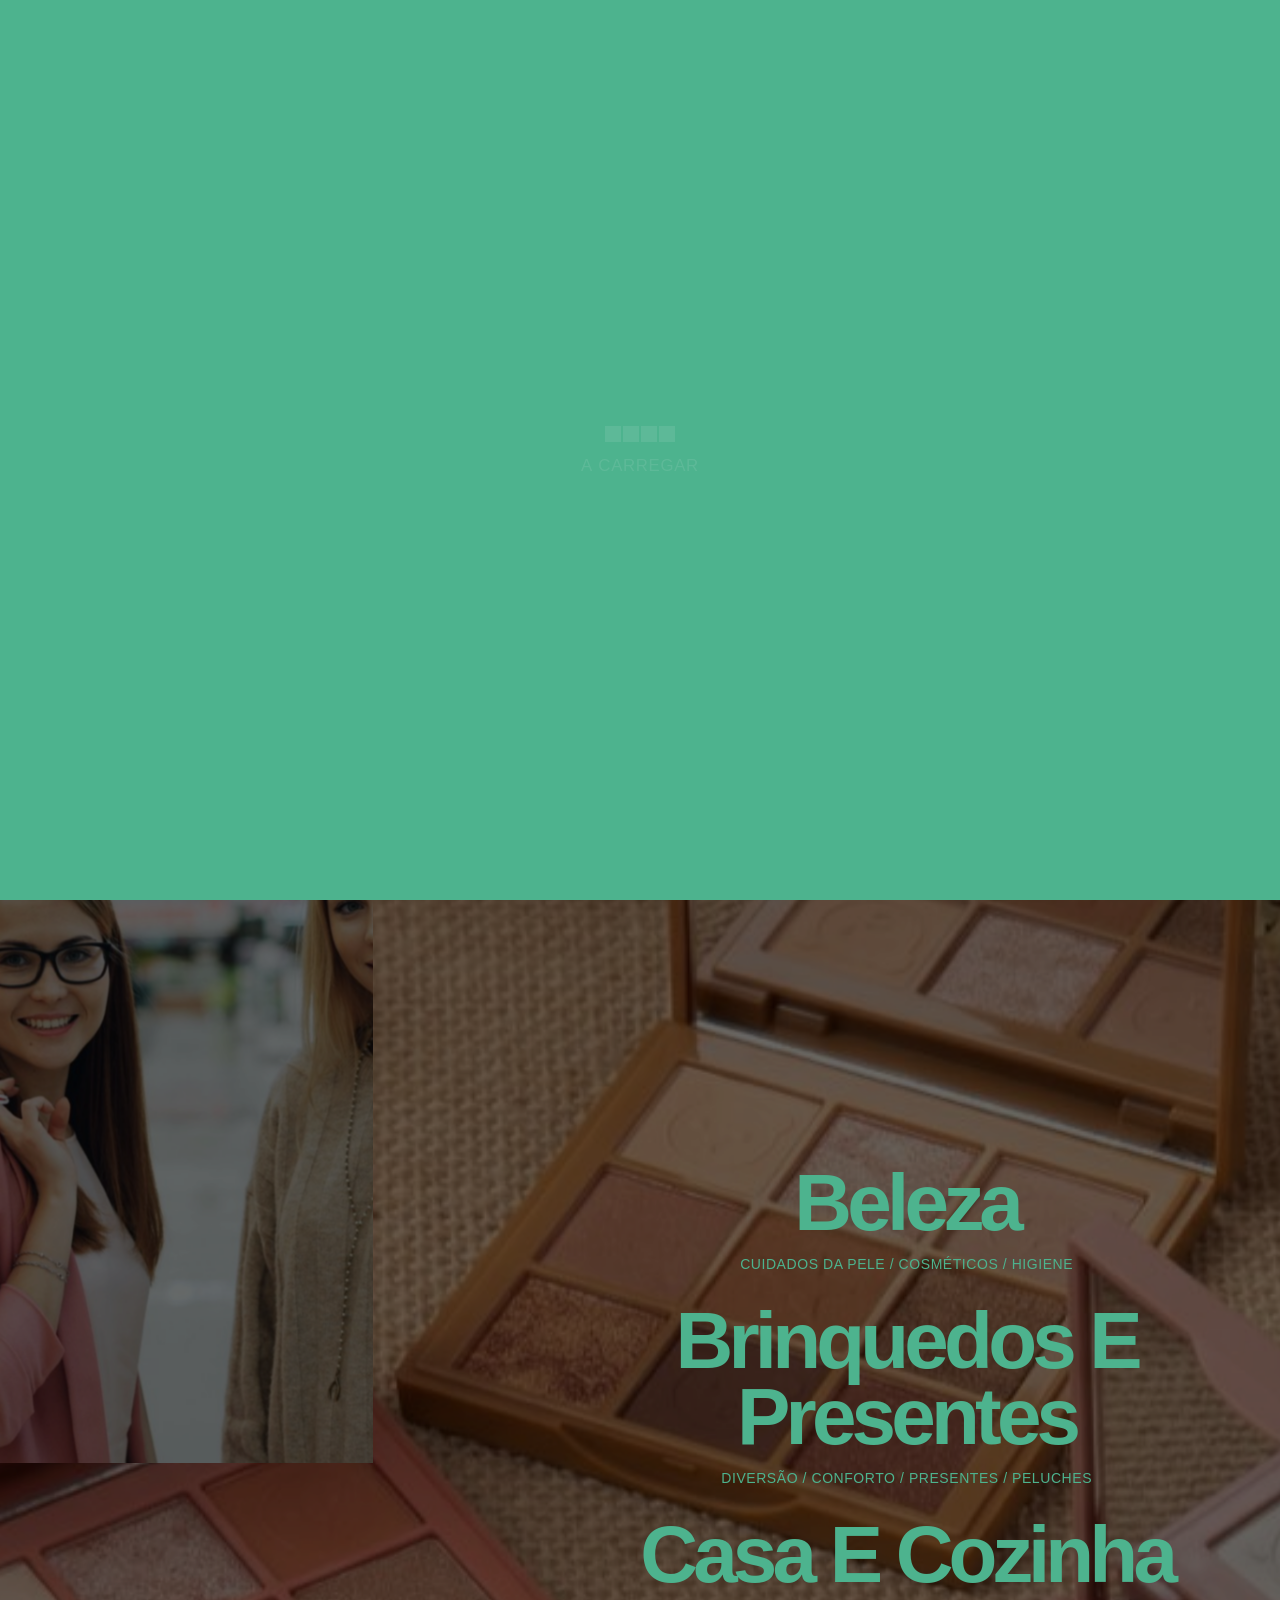
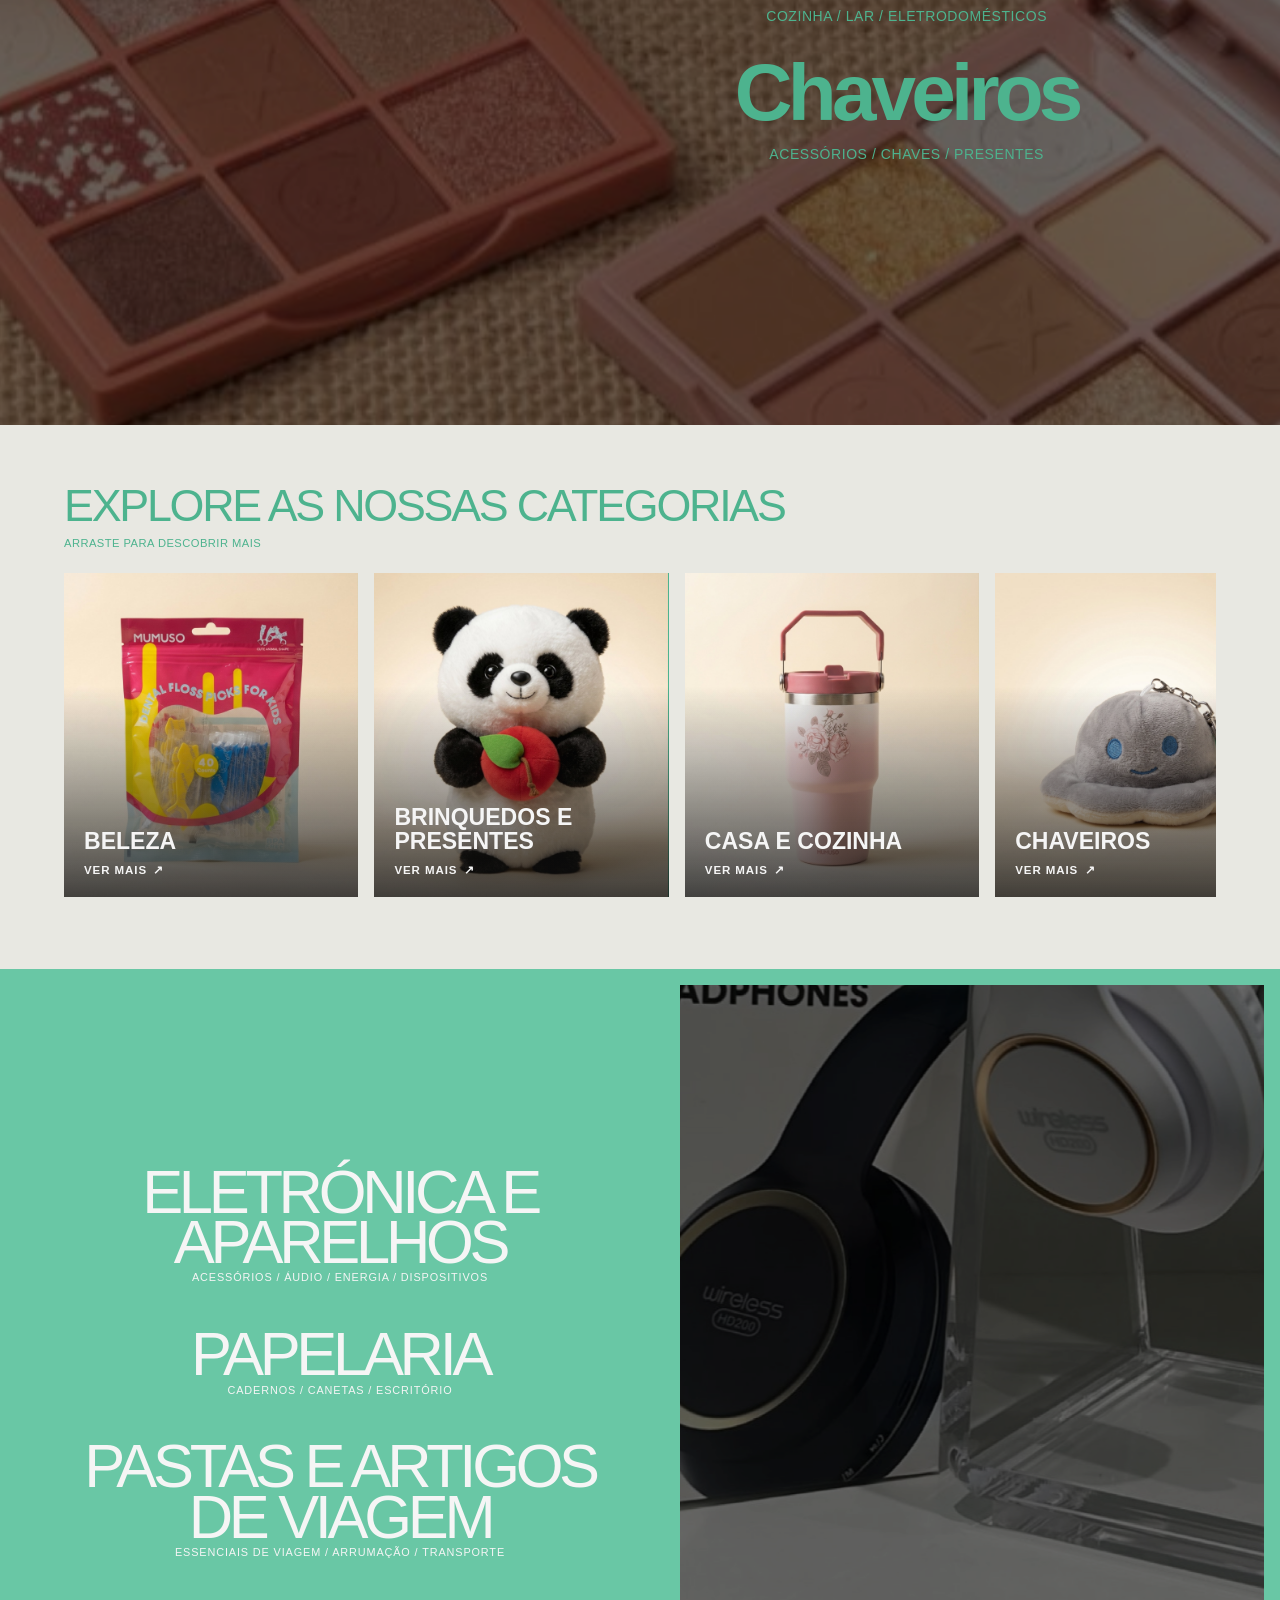
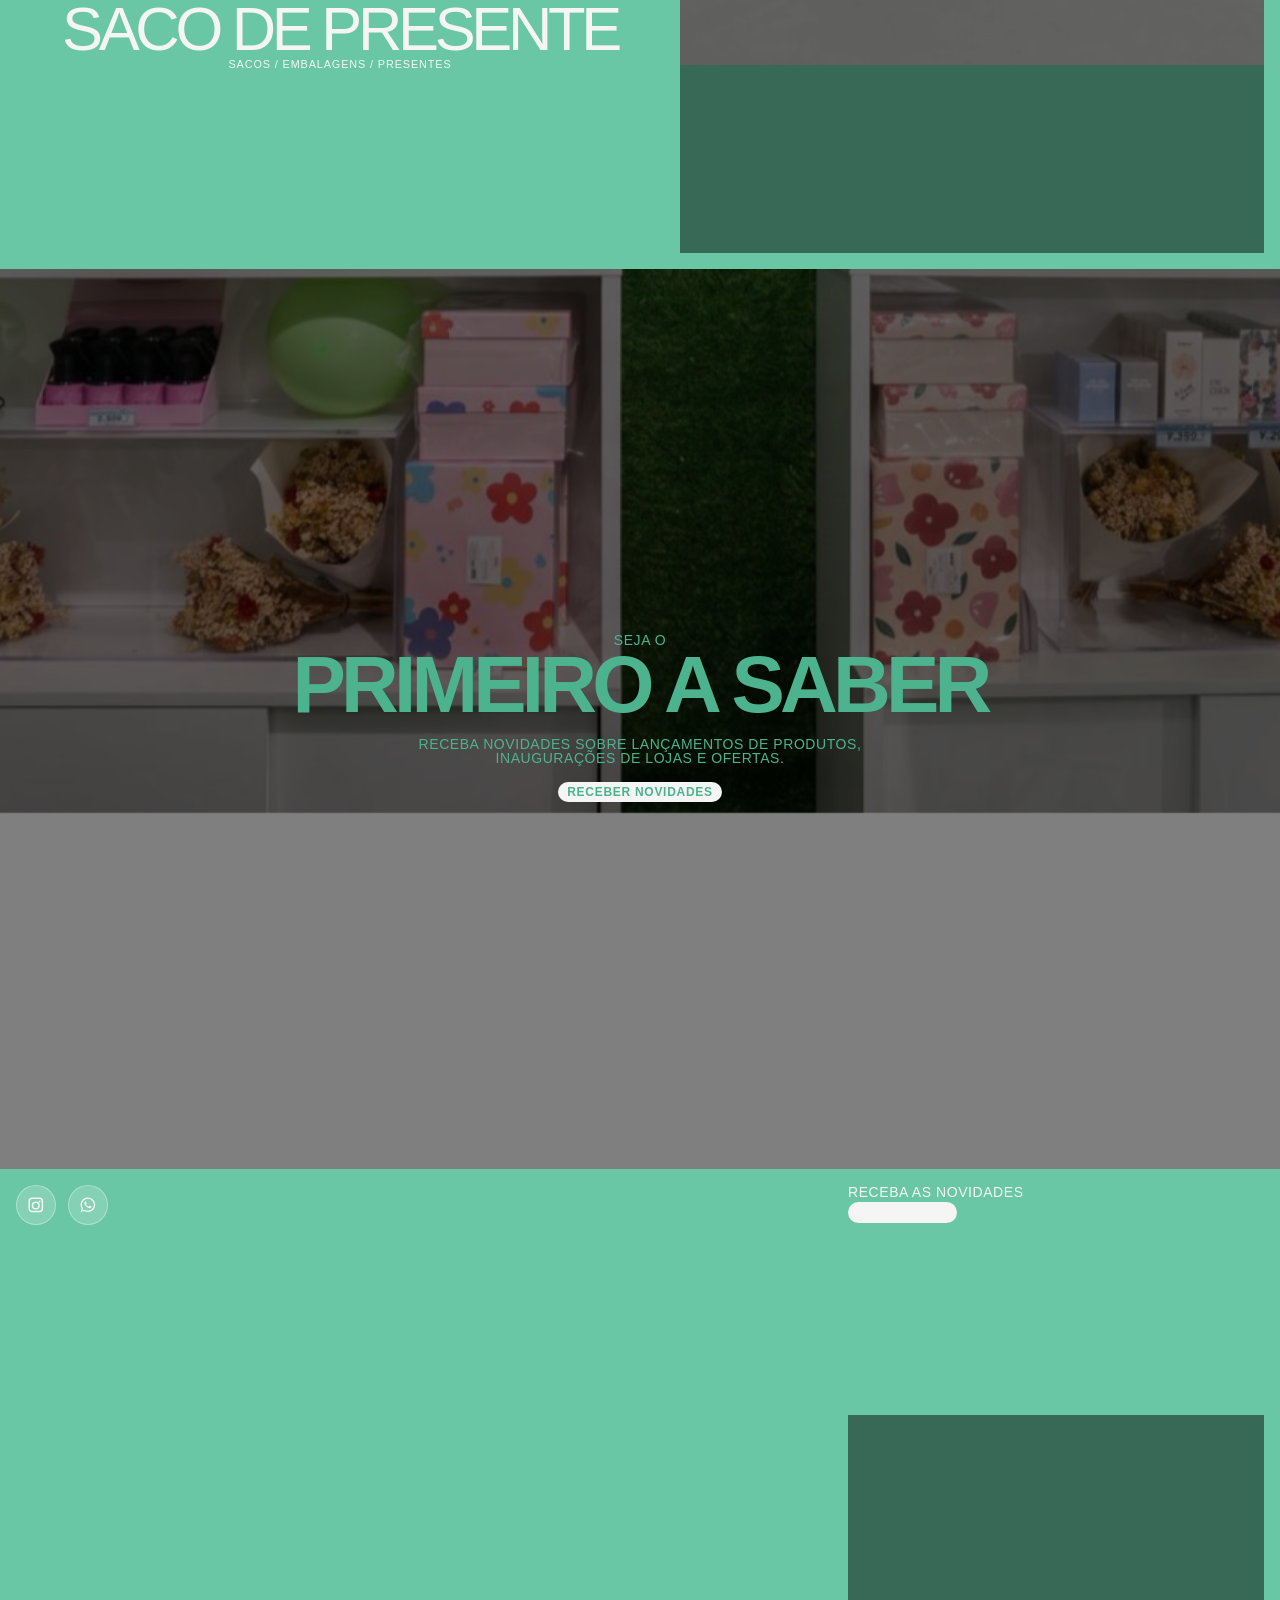
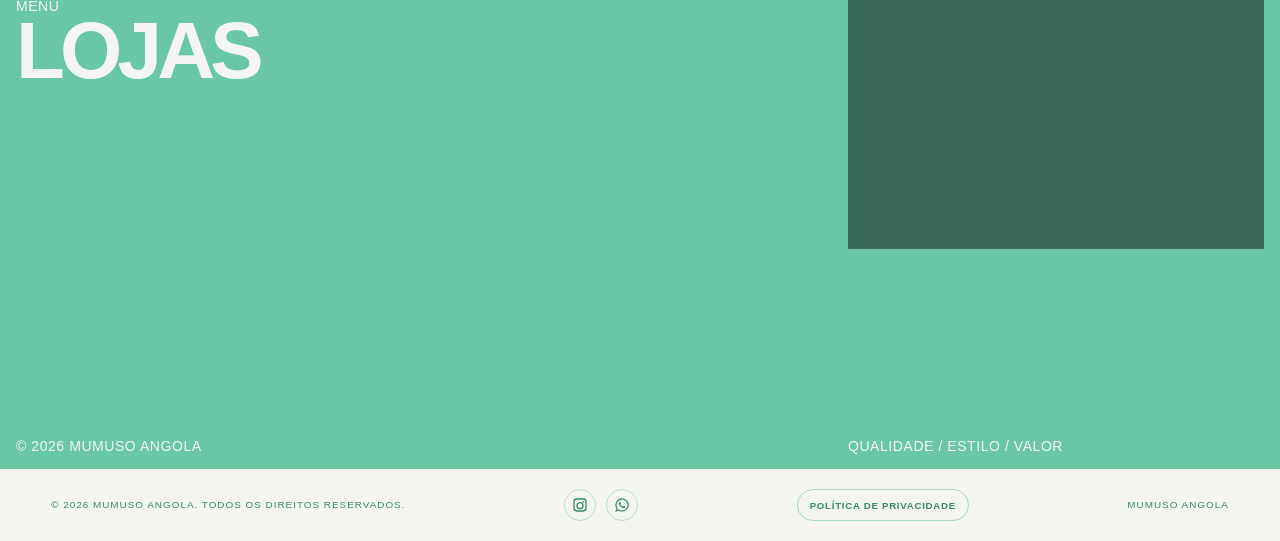
<file: index.html>
<!doctype html>
<html lang="pt-AO">
  <head>
    <meta charset="UTF-8" />
    <meta name="viewport" content="width=device-width, initial-scale=1.0" />
    <meta
      name="description"
      content="A MUMUSO é uma marca global de estilo de vida, com designs modernos, qualidade fiável e preços acessíveis."
    />
    <title>MUMUSO</title>
    <link rel="stylesheet" href="style.css" />
    <link rel="stylesheet" href="footer.css" />
    <link rel="stylesheet" href="page-transitions.css" />
    <script src="script.js" defer></script>
    <script src="page-transitions.js" defer></script>
  </head>
  <body>
    <div class="preloader-overlay" aria-label="A carregar a página">
      <div class="preloader" aria-hidden="true">
        <div class="preloader-block">
          <div class="preloader-block">
            <div class="preloader-block">
              <div class="preloader-block"></div>
            </div>
          </div>
        </div>
      </div>
      <div class="preloader-copy">
        <p aria-label="A carregar">A carregar</p>
      </div>
    </div>

    <div class="app">
      <dialog
        class="newsletter-dialog"
        id="newsletter-dialog"
        aria-labelledby="newsletter-title"
        aria-describedby="newsletter-notice"
      >
        <div class="newsletter-content">
          <p class="newsletter-eyebrow">MUMUSO ANGOLA</p>
          <button
            class="newsletter-close"
            type="button"
            aria-label="Fechar"
            data-newsletter-dismiss
          >
            &times;
          </button>
          <h2 id="newsletter-title">Junte-se à newsletter MUMUSO</h2>
          <p class="newsletter-description">
            Receba novidades diárias, inspirações e actualizações da MUMUSO Angola.
          </p>
          <p class="newsletter-notice" id="newsletter-notice">
            A inscrição ainda não está activa. Por agora, o seu e-mail não será
            enviado nem guardado.
          </p>
          <form class="newsletter-form" id="newsletter-form">
            <label for="newsletter-email">O seu e-mail</label>
            <input
              id="newsletter-email"
              name="email"
              type="email"
              autocomplete="email"
              placeholder="nome@exemplo.com"
              autofocus
              required
            />
            <button class="newsletter-submit" type="submit">Quero receber novidades</button>
          </form>
          <p class="newsletter-thanks" id="newsletter-thanks" role="status" tabindex="-1" hidden>
            Obrigado pelo interesse! A inscrição ainda não foi enviada. Quando a
            newsletter estiver activa, poderá aderir aqui.
          </p>
          <button class="newsletter-dismiss" type="button" data-newsletter-dismiss>
            Agora não
          </button>
        </div>
      </dialog>

      <nav class="site-nav" aria-label="Navegação principal">
        <button
          class="nav-toggle"
          type="button"
          aria-expanded="false"
          aria-controls="primary-navigation"
          aria-label="Abrir menu"
        >
          <span class="nav-toggle-icon" aria-hidden="true"><span></span></span>
        </button>
        <div class="nav-links" id="primary-navigation">
          <a href="#home">Início</a>
          <a href="all-products.html">Todos os produtos</a>
          <a href="stores.html">Nossas lojas</a>
          <a href="#offers">Ofertas especiais</a>
          <a href="abous-us.html">Sobre nós</a>
          <a href="contact%20us.html">Contacte-nos</a>
        </div>
      </nav>

      <section class="hero hero-branding" id="home" aria-label="MUMUSO Angola">
        <div class="brand-lockup">
          <h1 class="brand-name">MUMUSO</h1>
          <h2 class="brand-location">ANGOLA</h2>
          <a class="hero-shop-link" href="catalog.html">
            <span>Comprar agora</span>
            <span class="hero-shop-arrow" aria-hidden="true">&#8599;</span>
          </a>
        </div>
      </section>

      <section class="projects" id="products">
        <div class="img">
          <img src="public/portraits/portrait10.jpg" alt="" />
        </div>

        <div class="projects-brief" aria-hidden="true"></div>

        <div class="col projects-cover">
          <div class="img">
            <img src="public/portraits/portrait4.jpg" alt="" />
          </div>
        </div>

        <div class="col projects-list">
          <a class="project" href="catalog.html?category=beleza#catalog">
            <h1>Beleza</h1>
            <p>Cuidados da pele / Cosméticos / Higiene</p>
          </a>
          <a class="project" href="catalog.html?category=brinquedos-presentes#catalog">
            <h1>Brinquedos E Presentes</h1>
            <p>Diversão / Conforto / Presentes / Peluches</p>
          </a>
          <a class="project" href="catalog.html?category=casa-cozinha#catalog">
            <h1>Casa E Cozinha</h1>
            <p>Cozinha / Lar / Eletrodomésticos</p>
          </a>
          <a class="project" href="catalog.html?category=chaveiros#catalog">
            <h1>Chaveiros</h1>
            <p>Acessórios / Chaves / Presentes</p>
          </a>
        </div>
      </section>

      <section class="category-gallery" aria-labelledby="category-gallery-title">
        <a class="category-gallery-heading" href="all-products.html">
          <h2 id="category-gallery-title">Explore as nossas categorias</h2>
          <p>Arraste para descobrir mais</p>
        </a>
        <div
          class="category-track"
          role="region"
          aria-label="Categorias de produtos; arraste ou desloque horizontalmente"
          tabindex="0"
        >
          <a class="category-card" href="catalog.html?category=beleza#catalog">
            <img src="public/hero1.jpg" alt="Produtos de beleza" draggable="false" />
            <span class="category-card-copy">
              <span class="category-card-title">Beleza</span>
              <span class="category-card-link">Ver mais <span aria-hidden="true">&#8599;</span></span>
            </span>
          </a>
          <a class="category-card" href="catalog.html?category=brinquedos-presentes#catalog">
            <img src="public/hero2.jpg" alt="Brinquedos e presentes" draggable="false" />
            <span class="category-card-copy">
              <span class="category-card-title">Brinquedos E Presentes</span>
              <span class="category-card-link">Ver mais <span aria-hidden="true">&#8599;</span></span>
            </span>
          </a>
          <a class="category-card" href="catalog.html?category=casa-cozinha#catalog">
            <img src="public/hero3.jpg" alt="Produtos para casa e cozinha" draggable="false" />
            <span class="category-card-copy">
              <span class="category-card-title">Casa E Cozinha</span>
              <span class="category-card-link">Ver mais <span aria-hidden="true">&#8599;</span></span>
            </span>
          </a>
          <a class="category-card" href="catalog.html?category=chaveiros#catalog">
            <img src="public/hero4.jpg" alt="Chaveiros" draggable="false" />
            <span class="category-card-copy">
              <span class="category-card-title">Chaveiros</span>
              <span class="category-card-link">Ver mais <span aria-hidden="true">&#8599;</span></span>
            </span>
          </a>
          <a class="category-card" href="catalog.html?category=eletronica-aparelhos#catalog">
            <img src="public/hero5.jpg" alt="Eletrónica e aparelhos" draggable="false" />
            <span class="category-card-copy">
              <span class="category-card-title">Eletrónica E Aparelhos</span>
              <span class="category-card-link">Ver mais <span aria-hidden="true">&#8599;</span></span>
            </span>
          </a>
          <a class="category-card" href="catalog.html?category=papelaria#catalog">
            <img src="public/hero6.jpg" alt="Papelaria" draggable="false" />
            <span class="category-card-copy">
              <span class="category-card-title">Papelaria</span>
              <span class="category-card-link">Ver mais <span aria-hidden="true">&#8599;</span></span>
            </span>
          </a>
          <a class="category-card" href="catalog.html?category=pastas-viagem#catalog">
            <img src="public/hero7.jpg" alt="Pastas e artigos de viagem" draggable="false" />
            <span class="category-card-copy">
              <span class="category-card-title">Pastas E Artigos De Viagem</span>
              <span class="category-card-link">Ver mais <span aria-hidden="true">&#8599;</span></span>
            </span>
          </a>
          <a class="category-card" href="catalog.html?category=saco-presente#catalog">
            <img src="public/hero8.jpg" alt="Sacos de presente" draggable="false" />
            <span class="category-card-copy">
              <span class="category-card-title">Saco De Presente</span>
              <span class="category-card-link">Ver mais <span aria-hidden="true">&#8599;</span></span>
            </span>
          </a>
        </div>
      </section>

      <section class="about" id="about-us">
        <div class="col intro intro-categories">
          <a class="category-item" href="catalog.html?category=eletronica-aparelhos#catalog">
            <h2>Eletrónica E Aparelhos</h2>
            <p>Acessórios / Áudio / Energia / Dispositivos</p>
          </a>
          <a class="category-item" href="catalog.html?category=papelaria#catalog">
            <h2>Papelaria</h2>
            <p>Cadernos / Canetas / Escritório</p>
          </a>
          <a class="category-item" href="catalog.html?category=pastas-viagem#catalog">
            <h2>Pastas E Artigos De Viagem</h2>
            <p>Essenciais de viagem / Arrumação / Transporte</p>
          </a>
          <a class="category-item" href="catalog.html?category=saco-presente#catalog">
            <h2>Saco De Presente</h2>
            <p>Sacos / Embalagens / Presentes</p>
          </a>
        </div>
        <div class="col portrait">
          <div class="portrait-container">
            <div class="img">
              <img src="public/portraits/portrait7.jpg" alt="" />
            </div>
          </div>
        </div>
      </section>

      <section class="banner" id="offers">
        <div class="img">
          <img src="public/portraits/portrait9.jpg" alt="" />
        </div>

        <div class="banner-copy">
          <p>Seja o</p>
          <h1>Primeiro a saber</h1>
          <p>
            Receba novidades sobre lançamentos de produtos, inaugurações de
            lojas e ofertas.
          </p>
          <button id="newsletter-open" type="button">Receber novidades</button>
        </div>
      </section>

      <section class="footer">
        <div class="col">
          <div class="social-links" id="contact" aria-label="Redes sociais e contacto">
            <a href="https://www.instagram.com/mumusoangolaofficial/?hl=en" target="_blank" rel="noopener noreferrer" aria-label="Instagram" class="social-link instagram">
              <svg viewBox="0 0 24 24" aria-hidden="true"><path d="M7 2h10a5 5 0 0 1 5 5v10a5 5 0 0 1-5 5H7a5 5 0 0 1-5-5V7a5 5 0 0 1 5-5zm0 2a3 3 0 0 0-3 3v10a3 3 0 0 0 3 3h10a3 3 0 0 0 3-3V7a3 3 0 0 0-3-3H7zm5 3.5A5.5 5.5 0 1 1 6.5 13 5.5 5.5 0 0 1 12 7.5zm0 2A3.5 3.5 0 1 0 15.5 13 3.5 3.5 0 0 0 12 9.5zm5.25-3.25a1.25 1.25 0 1 1-1.25 1.25 1.25 1.25 0 0 1 1.25-1.25z"/></svg>
            </a>
            <a href="https://wa.me/244922994922" target="_blank" rel="noopener noreferrer" aria-label="WhatsApp" class="social-link whatsapp">
              <svg viewBox="0 0 24 24" aria-hidden="true"><path d="M12.04 2a9.91 9.91 0 0 0-8.48 15.03L2 22l5.1-1.52A9.94 9.94 0 1 0 12.04 2Zm0 18.08a8.1 8.1 0 0 1-4.13-1.13l-.3-.18-3.03.9.91-2.95-.2-.31a8.13 8.13 0 1 1 6.75 3.67Zm4.46-6.09c-.24-.12-1.42-.7-1.64-.78-.22-.08-.38-.12-.54.12-.16.24-.62.78-.76.94-.14.16-.28.18-.52.06-.24-.12-1.02-.38-1.94-1.2-.72-.64-1.2-1.43-1.34-1.67-.14-.24-.02-.37.1-.49.1-.1.24-.28.36-.42.12-.14.16-.24.24-.4.08-.16.04-.3-.02-.42-.06-.12-.54-1.3-.74-1.78-.2-.47-.4-.4-.54-.4l-.46-.01c-.16 0-.42.06-.64.3-.22.24-.84.82-.84 2s.86 2.32.98 2.48c.12.16 1.7 2.6 4.12 3.64.58.25 1.03.4 1.38.51.58.18 1.1.16 1.52.1.46-.07 1.42-.58 1.62-1.14.2-.56.2-1.04.14-1.14-.06-.1-.22-.16-.46-.28Z"/></svg>
            </a>
          </div>

          <div class="footer-links" id="stores">
            <p>Menu</p>
            <a class="footer-store-link" href="stores.html"><h1>Lojas</h1></a>
          </div>

          <p>&copy; 2026 MUMUSO ANGOLA</p>
        </div>
        <div class="col">
          <p>
            Receba as novidades <br />
            <button>Subscrever</button>
          </p>

          <div class="shop">
            <div class="img">
              <img src="public/portraits/portrait8.jpg" alt="" />
            </div>
          </div>

          <p>Qualidade / Estilo / Valor</p>
        </div>
      </section>
    </div>
    <footer class="site-footer">
      <p class="site-footer-copyright">&copy; 2026 MUMUSO ANGOLA. Todos os direitos reservados.</p>
      <nav class="site-footer-socials" aria-label="Redes sociais">
        <a href="https://www.instagram.com/mumusoangolaofficial/?hl=en" target="_blank" rel="noopener noreferrer" aria-label="Instagram">
          <svg viewBox="0 0 24 24" aria-hidden="true"><path d="M7 2h10a5 5 0 0 1 5 5v10a5 5 0 0 1-5 5H7a5 5 0 0 1-5-5V7a5 5 0 0 1 5-5zm0 2a3 3 0 0 0-3 3v10a3 3 0 0 0 3 3h10a3 3 0 0 0 3-3V7a3 3 0 0 0-3-3H7zm5 3.5A5.5 5.5 0 1 1 6.5 13 5.5 5.5 0 0 1 12 7.5zm0 2A3.5 3.5 0 1 0 15.5 13 3.5 3.5 0 0 0 12 9.5zm5.25-3.25a1.25 1.25 0 1 1-1.25 1.25 1.25 1.25 0 0 1 1.25-1.25z"/></svg>
        </a>
        <a href="https://wa.me/244922994922" target="_blank" rel="noopener noreferrer" aria-label="WhatsApp">
          <svg viewBox="0 0 24 24" aria-hidden="true"><path d="M12.04 2a9.91 9.91 0 0 0-8.48 15.03L2 22l5.1-1.52A9.94 9.94 0 1 0 12.04 2Zm0 18.08a8.1 8.1 0 0 1-4.13-1.13l-.3-.18-3.03.9.91-2.95-.2-.31a8.13 8.13 0 1 1 6.75 3.67Zm4.46-6.09c-.24-.12-1.42-.7-1.64-.78-.22-.08-.38-.12-.54.12-.16.24-.62.78-.76.94-.14.16-.28.18-.52.06-.24-.12-1.02-.38-1.94-1.2-.72-.64-1.2-1.43-1.34-1.67-.14-.24-.02-.37.1-.49.1-.1.24-.28.36-.42.12-.14.16-.24.24-.4.08-.16.04-.3-.02-.42-.06-.12-.54-1.3-.74-1.78-.2-.47-.4-.4-.54-.4l-.46-.01c-.16 0-.42.06-.64.3-.22.24-.84.82-.84 2s.86 2.32.98 2.48c.12.16 1.7 2.6 4.12 3.64.58.25 1.03.4 1.38.51.58.18 1.1.16 1.52.1.46-.07 1.42-.58 1.62-1.14.2-.56.2-1.04.14-1.14-.06-.1-.22-.16-.46-.28Z"/></svg>
        </a>
      </nav>
      <a class="site-footer-policy" href="privacy-policy.html">Política de privacidade</a>
      <p class="site-footer-brand">MUMUSO ANGOLA</p>
    </footer>
  </body>
</html>
</file>
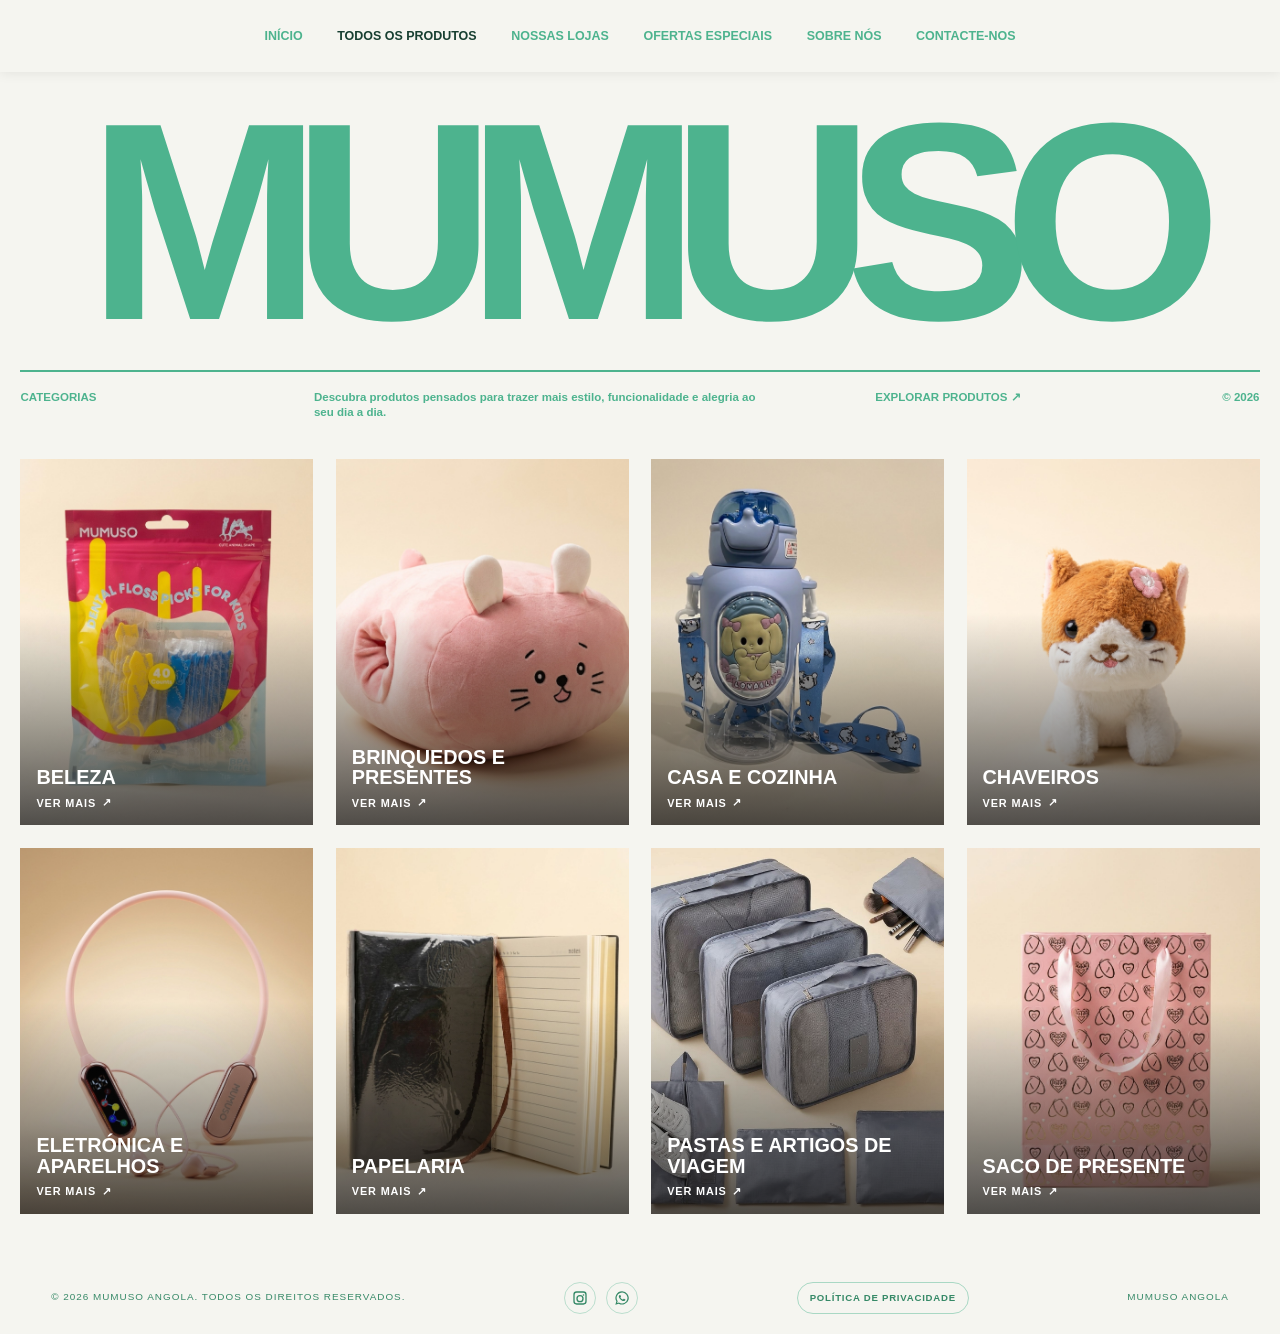
<file: all-products.html>
<!doctype html>
<html lang="pt-AO">
  <head>
    <meta charset="UTF-8" />
    <meta name="viewport" content="width=device-width, initial-scale=1.0" />
    <meta
      name="description"
      content="Explore as categorias de produtos MUMUSO Angola."
    />
    <title>Todos os produtos | MUMUSO Angola</title>
    <link rel="stylesheet" href="all-products.css" />
    <link rel="stylesheet" href="footer.css" />
    <link rel="stylesheet" href="page-transitions.css" />
    <script src="script.js" defer></script>
    <script src="page-transitions.js" defer></script>
  </head>
  <body>
    <nav class="site-nav" aria-label="Navegação principal">
      <button
        class="nav-toggle"
        type="button"
        aria-expanded="false"
        aria-controls="primary-navigation"
        aria-label="Abrir menu"
      >
        <span class="nav-toggle-icon" aria-hidden="true"><span></span></span>
      </button>
      <div class="nav-links" id="primary-navigation">
        <a href="index.html#home">Início</a>
        <a href="all-products.html" aria-current="page">Todos os produtos</a>
        <a href="stores.html">Nossas lojas</a>
        <a href="index.html#offers">Ofertas especiais</a>
        <a href="abous-us.html">Sobre nós</a>
        <a href="contact%20us.html">Contacte-nos</a>
      </div>
    </nav>

    <main class="all-products">
      <header class="products-header">
        <h1>MUMUSO</h1>
        <div class="products-intro">
          <p class="intro-label">Categorias</p>
          <p class="intro-copy">
            Descubra produtos pensados para trazer mais estilo, funcionalidade e
            alegria ao seu dia a dia.
          </p>
          <a class="intro-link" href="catalog.html#catalog">Explorar produtos <span aria-hidden="true">&#8599;</span></a>
          <p class="intro-year">&copy; 2026</p>
        </div>
      </header>

      <section class="product-grid" aria-label="Categorias de produtos">
        <a class="product-card" href="catalog.html?category=beleza#catalog">
          <img src="public/beleza/beleza-001.jpg" alt="Produtos de beleza" />
          <span class="product-card-copy">
            <span class="product-card-title">Beleza</span>
            <span class="product-card-link">Ver mais <span aria-hidden="true">&#8599;</span></span>
          </span>
        </a>
        <a class="product-card" href="catalog.html?category=brinquedos-presentes#catalog">
          <img src="public/Brinquedos E Presentes/6941347711270_(2).jpeg_20261011231437.jpg" alt="Brinquedos e presentes" />
          <span class="product-card-copy">
            <span class="product-card-title">Brinquedos E Presentes</span>
            <span class="product-card-link">Ver mais <span aria-hidden="true">&#8599;</span></span>
          </span>
        </a>
        <a class="product-card" href="catalog.html?category=casa-cozinha#catalog">
          <img src="public/Casa E Cozinha/mumuso-09-bottle-blue-puppy.jpg_20261012151900.jpg" alt="Produtos para casa e cozinha" />
          <span class="product-card-copy">
            <span class="product-card-title">Casa E Cozinha</span>
            <span class="product-card-link">Ver mais <span aria-hidden="true">&#8599;</span></span>
          </span>
        </a>
        <a class="product-card" href="catalog.html?category=chaveiros#catalog">
          <img src="public/Chaveiros/6976227004227..jpeg_2K_20261011211742.jpg" alt="Chaveiros" />
          <span class="product-card-copy">
            <span class="product-card-title">Chaveiros</span>
            <span class="product-card-link">Ver mais <span aria-hidden="true">&#8599;</span></span>
          </span>
        </a>
        <a class="product-card" href="catalog.html?category=eletronica-aparelhos#catalog">
          <img src="public/Eletrónica E Aparelhos/6932559669633.jpeg_20261012150756.jpg" alt="Eletrónica e aparelhos" />
          <span class="product-card-copy">
            <span class="product-card-title">Eletrónica E Aparelhos</span>
            <span class="product-card-link">Ver mais <span aria-hidden="true">&#8599;</span></span>
          </span>
        </a>
        <a class="product-card" href="catalog.html?category=papelaria#catalog">
          <img src="public/Papelaria/6977321142747.jpeg_20261011212700.jpg" alt="Papelaria" />
          <span class="product-card-copy">
            <span class="product-card-title">Papelaria</span>
            <span class="product-card-link">Ver mais <span aria-hidden="true">&#8599;</span></span>
          </span>
        </a>
        <a class="product-card" href="catalog.html?category=pastas-viagem#catalog">
          <img src="public/Pastas E Artigos De Viagem/6976227003237.jpeg_20261011213330.jpg" alt="Pastas e artigos de viagem" />
          <span class="product-card-copy">
            <span class="product-card-title">Pastas E Artigos De Viagem</span>
            <span class="product-card-link">Ver mais <span aria-hidden="true">&#8599;</span></span>
          </span>
        </a>
        <a class="product-card" href="catalog.html?category=saco-presente#catalog">
          <img src="public/Saco De Presente/6976913290743.jpeg_20261011213800.jpg" alt="Sacos de presente" />
          <span class="product-card-copy">
            <span class="product-card-title">Saco De Presente</span>
            <span class="product-card-link">Ver mais <span aria-hidden="true">&#8599;</span></span>
          </span>
        </a>
      </section>
    </main>

    <footer class="site-footer">
      <p class="site-footer-copyright">&copy; 2026 MUMUSO ANGOLA. Todos os direitos reservados.</p>
      <nav class="site-footer-socials" aria-label="Redes sociais">
        <a href="https://www.instagram.com/mumusoangolaofficial/?hl=en" target="_blank" rel="noopener noreferrer" aria-label="Instagram">
          <svg viewBox="0 0 24 24" aria-hidden="true"><path d="M7 2h10a5 5 0 0 1 5 5v10a5 5 0 0 1-5 5H7a5 5 0 0 1-5-5V7a5 5 0 0 1 5-5zm0 2a3 3 0 0 0-3 3v10a3 3 0 0 0 3 3h10a3 3 0 0 0 3-3V7a3 3 0 0 0-3-3H7zm5 3.5A5.5 5.5 0 1 1 6.5 13 5.5 5.5 0 0 1 12 7.5zm0 2A3.5 3.5 0 1 0 15.5 13 3.5 3.5 0 0 0 12 9.5zm5.25-3.25a1.25 1.25 0 1 1-1.25 1.25 1.25 1.25 0 0 1 1.25-1.25z"/></svg>
        </a>
        <a href="https://wa.me/244922994922" target="_blank" rel="noopener noreferrer" aria-label="WhatsApp">
          <svg viewBox="0 0 24 24" aria-hidden="true"><path d="M12.04 2a9.91 9.91 0 0 0-8.48 15.03L2 22l5.1-1.52A9.94 9.94 0 1 0 12.04 2Zm0 18.08a8.1 8.1 0 0 1-4.13-1.13l-.3-.18-3.03.9.91-2.95-.2-.31a8.13 8.13 0 1 1 6.75 3.67Zm4.46-6.09c-.24-.12-1.42-.7-1.64-.78-.22-.08-.38-.12-.54.12-.16.24-.62.78-.76.94-.14.16-.28.18-.52.06-.24-.12-1.02-.38-1.94-1.2-.72-.64-1.2-1.43-1.34-1.67-.14-.24-.02-.37.1-.49.1-.1.24-.28.36-.42.12-.14.16-.24.24-.4.08-.16.04-.3-.02-.42-.06-.12-.54-1.3-.74-1.78-.2-.47-.4-.4-.54-.4l-.46-.01c-.16 0-.42.06-.64.3-.22.24-.84.82-.84 2s.86 2.32.98 2.48c.12.16 1.7 2.6 4.12 3.64.58.25 1.03.4 1.38.51.58.18 1.1.16 1.52.1.46-.07 1.42-.58 1.62-1.14.2-.56.2-1.04.14-1.14-.06-.1-.22-.16-.46-.28Z"/></svg>
        </a>
      </nav>
      <a class="site-footer-policy" href="privacy-policy.html">Política de privacidade</a>
      <p class="site-footer-brand">MUMUSO ANGOLA</p>
    </footer>
  </body>
</html>
</file>
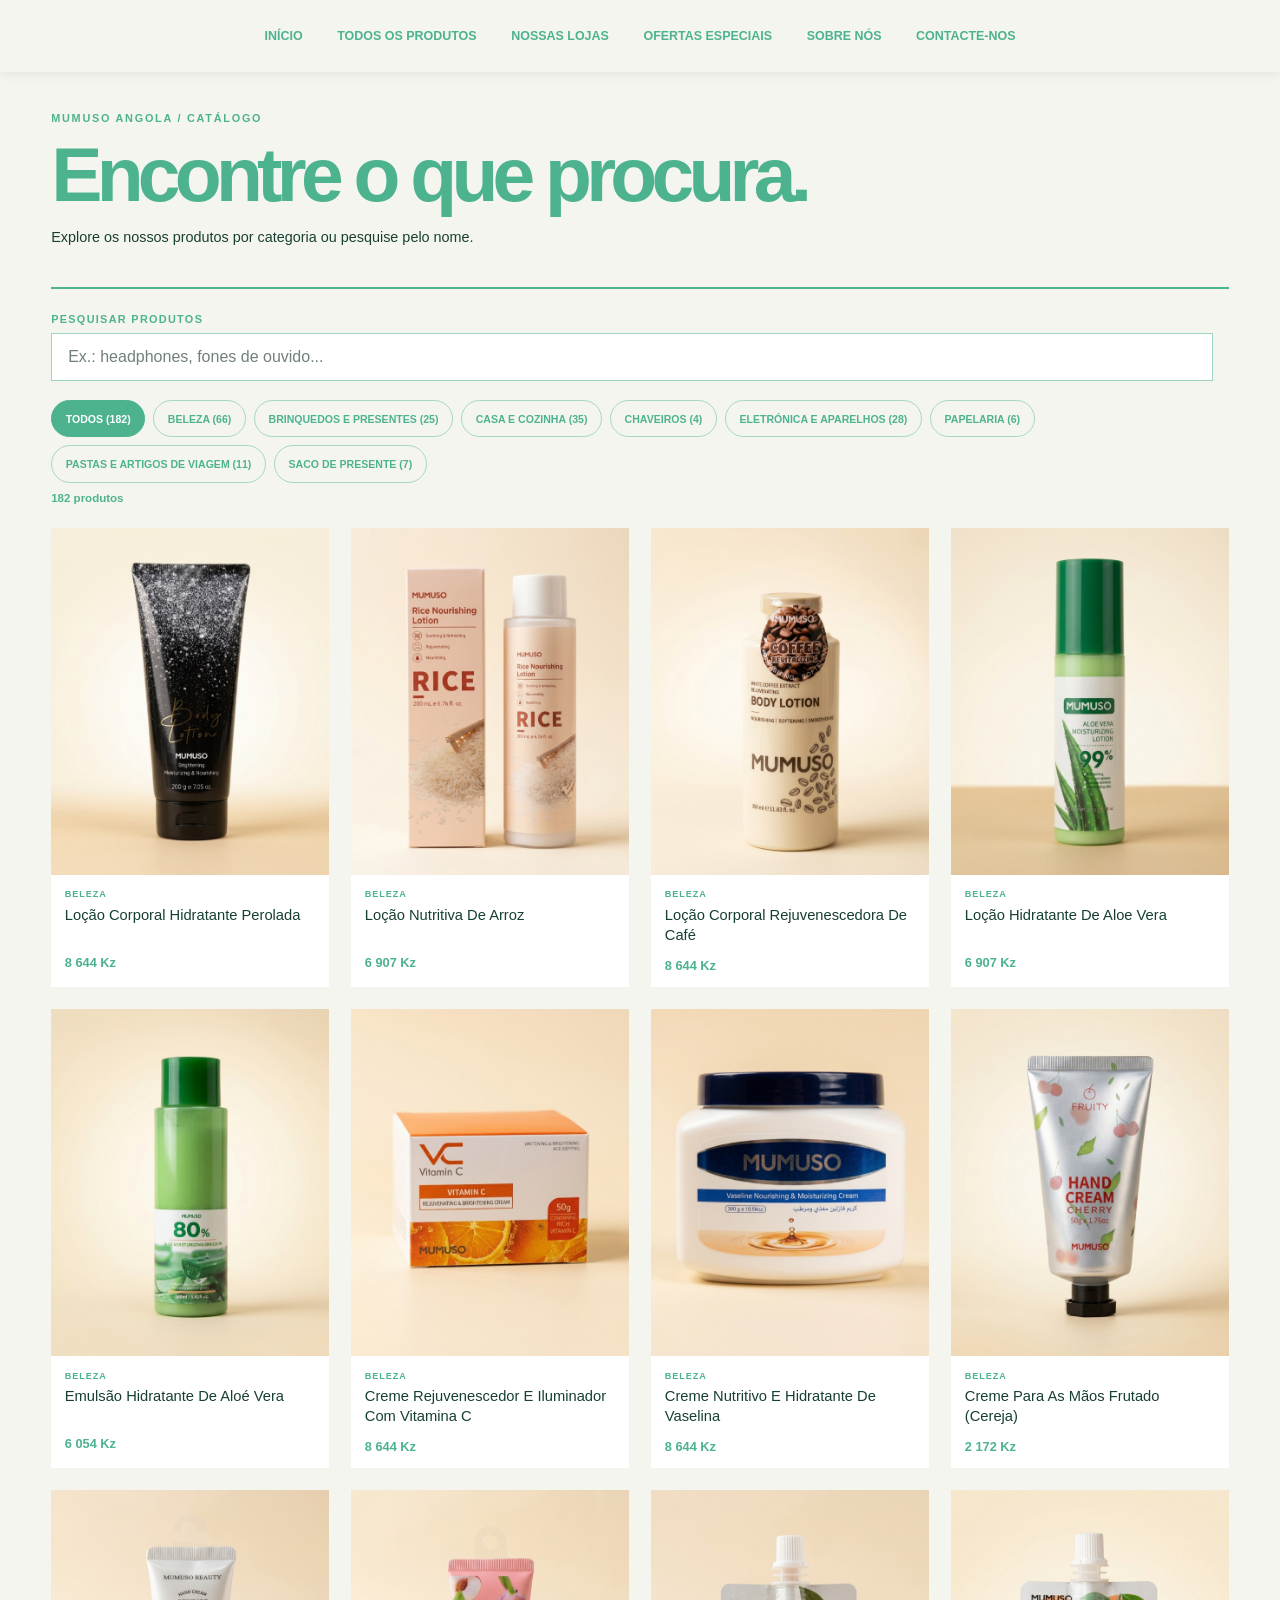
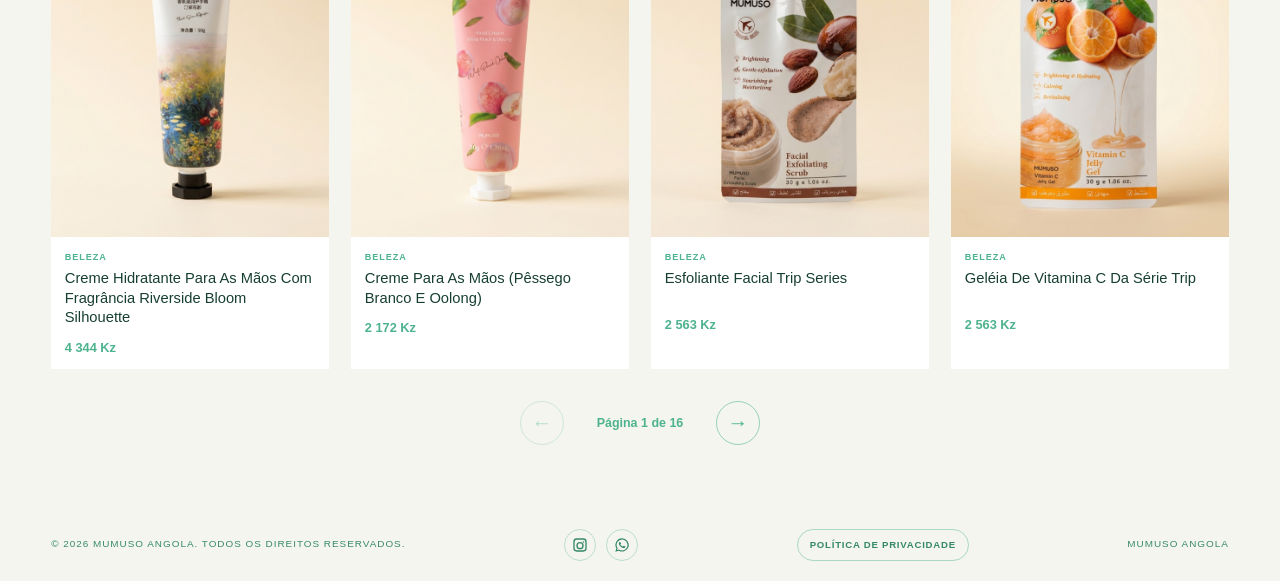
<file: catalog.html>
<!doctype html>
<html lang="pt-AO">
  <head>
    <meta charset="UTF-8" />
    <meta name="viewport" content="width=device-width, initial-scale=1.0" />
    <meta
      name="description"
      content="Pesquise e explore os produtos MUMUSO Angola por categoria."
    />
    <title>Catálogo de produtos | MUMUSO Angola</title>
    <link rel="stylesheet" href="all-products.css" />
    <link rel="stylesheet" href="catalog.css" />
    <link rel="stylesheet" href="footer.css" />
    <link rel="stylesheet" href="page-transitions.css" />
    <script src="script.js" defer></script>
    <script src="catalog.js" defer></script>
    <script src="page-transitions.js" defer></script>
  </head>
  <body>
    <nav class="site-nav" aria-label="Navegação principal">
      <button
        class="nav-toggle"
        type="button"
        aria-expanded="false"
        aria-controls="primary-navigation"
        aria-label="Abrir menu"
      >
        <span class="nav-toggle-icon" aria-hidden="true"><span></span></span>
      </button>
      <div class="nav-links" id="primary-navigation">
        <a href="index.html#home">Início</a>
        <a href="all-products.html">Todos os produtos</a>
        <a href="stores.html">Nossas lojas</a>
        <a href="index.html#offers">Ofertas especiais</a>
        <a href="abous-us.html">Sobre nós</a>
        <a href="contact%20us.html">Contacte-nos</a>
      </div>
    </nav>

    <main class="catalog-main" id="catalog">
      <header class="catalog-heading">
        <p class="catalog-eyebrow">MUMUSO ANGOLA / CATÁLOGO</p>
        <h1>Encontre o que procura.</h1>
        <p>Explore os nossos produtos por categoria ou pesquise pelo nome.</p>
      </header>

      <section class="catalog-controls" aria-label="Pesquisar e filtrar produtos">
        <label class="catalog-search-label" for="product-search">Pesquisar produtos</label>
        <input
          id="product-search"
          class="catalog-search"
          type="search"
          placeholder="Ex.: headphones, fones de ouvido..."
          autocomplete="off"
        />
        <div
          class="catalog-filters"
          id="category-filters"
          role="group"
          aria-label="Filtrar por categoria"
        ></div>
        <p class="catalog-count" id="catalog-count" role="status" aria-live="polite"></p>
      </section>

      <section
        class="catalog-grid"
        id="catalog-grid"
        aria-label="Produtos"
        aria-live="polite"
      ></section>
      <nav
        class="catalog-pagination"
        id="catalog-pagination"
        aria-label="Paginação de produtos"
        hidden
      ></nav>
      <p class="catalog-empty" id="catalog-empty" hidden>
        Não foram encontrados produtos para esta pesquisa.
      </p>
      <p class="catalog-error" id="catalog-error" role="alert" hidden>
        Não foi possível carregar os produtos. Tente atualizar a página.
      </p>
    </main>

    <footer class="site-footer">
      <p class="site-footer-copyright">&copy; 2026 MUMUSO ANGOLA. Todos os direitos reservados.</p>
      <nav class="site-footer-socials" aria-label="Redes sociais">
        <a href="https://www.instagram.com/mumusoangolaofficial/?hl=en" target="_blank" rel="noopener noreferrer" aria-label="Instagram">
          <svg viewBox="0 0 24 24" aria-hidden="true"><path d="M7 2h10a5 5 0 0 1 5 5v10a5 5 0 0 1-5 5H7a5 5 0 0 1-5-5V7a5 5 0 0 1 5-5zm0 2a3 3 0 0 0-3 3v10a3 3 0 0 0 3 3h10a3 3 0 0 0 3-3V7a3 3 0 0 0-3-3H7zm5 3.5A5.5 5.5 0 1 1 6.5 13 5.5 5.5 0 0 1 12 7.5zm0 2A3.5 3.5 0 1 0 15.5 13 3.5 3.5 0 0 0 12 9.5zm5.25-3.25a1.25 1.25 0 1 1-1.25 1.25 1.25 1.25 0 0 1 1.25-1.25z"/></svg>
        </a>
        <a href="https://wa.me/244922994922" target="_blank" rel="noopener noreferrer" aria-label="WhatsApp">
          <svg viewBox="0 0 24 24" aria-hidden="true"><path d="M12.04 2a9.91 9.91 0 0 0-8.48 15.03L2 22l5.1-1.52A9.94 9.94 0 1 0 12.04 2Zm0 18.08a8.1 8.1 0 0 1-4.13-1.13l-.3-.18-3.03.9.91-2.95-.2-.31a8.13 8.13 0 1 1 6.75 3.67Zm4.46-6.09c-.24-.12-1.42-.7-1.64-.78-.22-.08-.38-.12-.54.12-.16.24-.62.78-.76.94-.14.16-.28.18-.52.06-.24-.12-1.02-.38-1.94-1.2-.72-.64-1.2-1.43-1.34-1.67-.14-.24-.02-.37.1-.49.1-.1.24-.28.36-.42.12-.14.16-.24.24-.4.08-.16.04-.3-.02-.42-.06-.12-.54-1.3-.74-1.78-.2-.47-.4-.4-.54-.4l-.46-.01c-.16 0-.42.06-.64.3-.22.24-.84.82-.84 2s.86 2.32.98 2.48c.12.16 1.7 2.6 4.12 3.64.58.25 1.03.4 1.38.51.58.18 1.1.16 1.52.1.46-.07 1.42-.58 1.62-1.14.2-.56.2-1.04.14-1.14-.06-.1-.22-.16-.46-.28Z"/></svg>
        </a>
      </nav>
      <a class="site-footer-policy" href="privacy-policy.html">Política de privacidade</a>
      <p class="site-footer-brand">MUMUSO ANGOLA</p>
    </footer>
  </body>
</html>
</file>
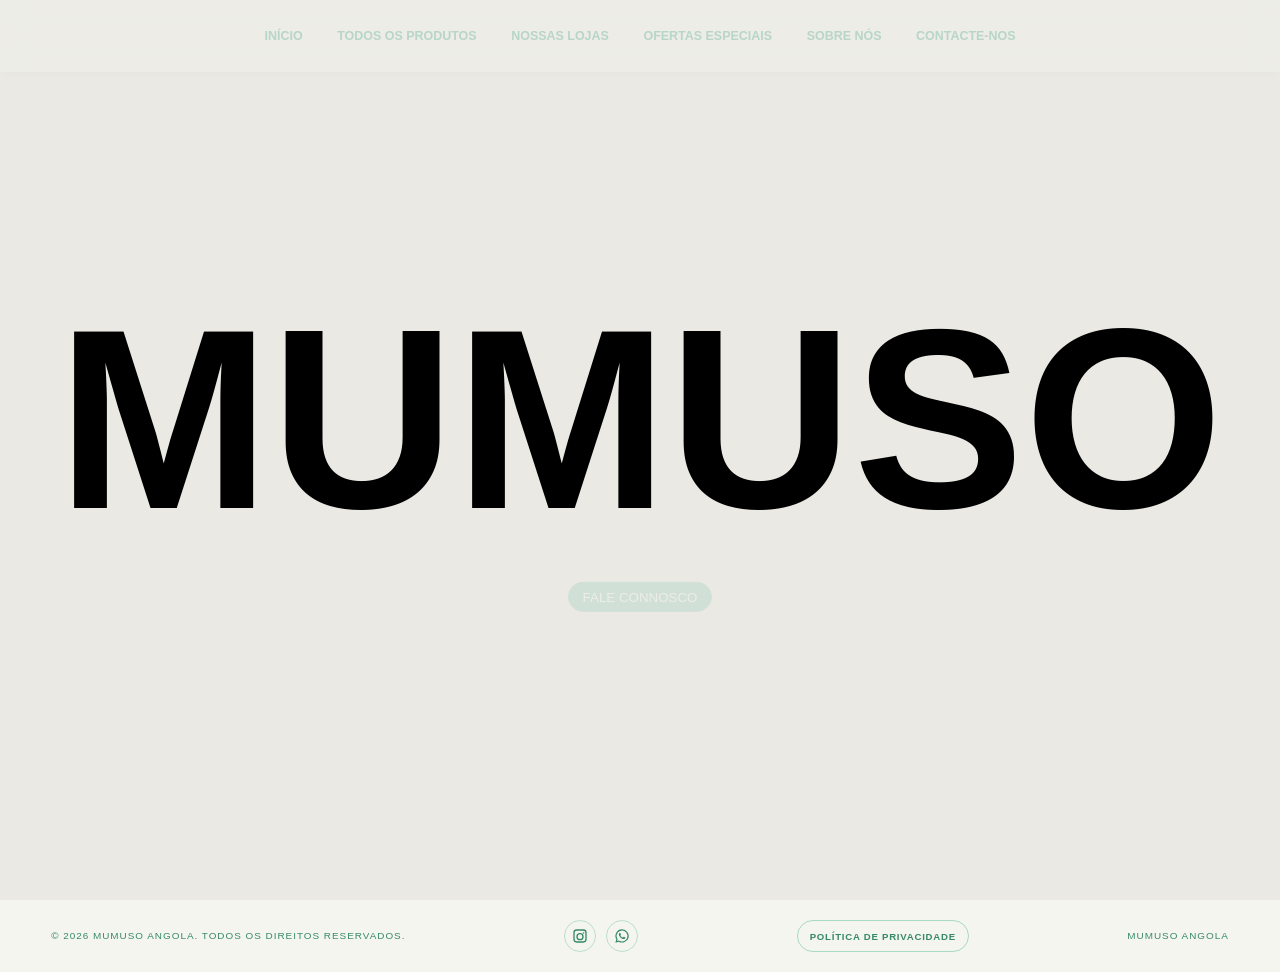
<file: contact us.html>
<!DOCTYPE html>
<html lang="pt-AO">
  <head>
    <meta charset="UTF-8" />
    <meta name="viewport" content="width=device-width, initial-scale=1.0" />
    <meta name="description" content="Fale com a MUMUSO Angola para esclarecer dúvidas, partilhar sugestões ou pedir informações." />
    <title>Contacte-nos | MUMUSO Angola</title>
    <link rel="stylesheet" href="footer.css" />
    <link rel="stylesheet" href="page-transitions.css" />
    <script src="page-transitions.js" defer></script>
    <style>
      * {
        margin: 0;
        padding: 0;
        box-sizing: border-box;
      }

      html,
      body {
        width: 100%;
        background: #eae9e4;
        font-family: "Avenir Next", "Montserrat", "Helvetica Neue", Arial, sans-serif;
      }

      body {
        min-height: 100vh;
      }

      .hero {
        position: relative;
        min-height: 100vh;
      }

      button {
        background: none;
        outline: none;
        border: 1px solid #000;
        text-transform: uppercase;
        padding: 0.5em 1em;
        border-radius: 2em;
        cursor: pointer;
      }

      button#toggle {
        background: #4db38e;
        color: #fff;
        border-color: #4db38e;
      }

      button:hover {
        background: #4db38e;
        color: #fff;
        border-color: #4db38e;
      }

      .nav {
        position: fixed;
        inset: 0 0 auto;
        z-index: 10;
        min-height: 4.5rem;
        padding: 0.75rem 2rem;
        display: flex;
        align-items: center;
        justify-content: center;
        background: rgba(245, 245, 240, 0.96);
        box-shadow: 0 1px 12px rgba(16, 16, 16, 0.08);
        backdrop-filter: blur(12px);
      }

      .nav-links {
        display: flex;
        align-items: center;
        justify-content: center;
        gap: clamp(1rem, 2.7vw, 2.75rem);
      }

      .nav-links a {
        color: #4db38e;
        font-size: 0.78rem;
        font-weight: 600;
        text-decoration: none;
        text-transform: uppercase;
        white-space: nowrap;
      }

      .nav-links a:hover,
      .nav-links a:focus-visible {
        color: #101010;
      }

      .nav-toggle {
        display: none;
      }

      .tagline {
        position: absolute;
        width: 100%;
        display: flex;
        justify-content: center;
        text-transform: uppercase;
        font-size: 12px;
        padding: 1.5em 0;
        text-align: center;
      }

      .tagline {
        bottom: 0;
      }

      .links {
        position: absolute;
        bottom: 1.5em;
        left: 1.5em;
        display: flex;
        gap: 1em;
      }

      .links a {
        display: inline-block;
        padding: 0.5em 1em;
        border: 1px solid currentColor;
        border-radius: 2em;
        color: #173f31;
        font-size: 12px;
        text-decoration: none;
        text-transform: uppercase;
        transition: color 0.2s ease, background 0.2s ease;
      }

      .links a:hover,
      .links a:focus-visible {
        color: #fff;
        background: #4db38e;
      }

      .header {
        position: absolute;
        top: 50%;
        left: 50%;
        transform: translate(-50%, -50%);
        text-align: center;
      }

      .header-text h1 {
        font-family: "Avenir Next", "Montserrat", "Helvetica Neue", Arial, sans-serif;
        font-size: 20vw;
        font-weight: 700;
      }

      .cta {
        margin: 1em 0;
      }

      .overlay {
        position: fixed;
        top: 0;
        left: 0;
        width: 100vw;
        height: 100vh;
        height: 100dvh;
        background: #173f31;
        display: flex;
        padding: 1em;
        overflow-y: auto;
        opacity: 0;
        pointer-events: none;
      }

      .col:nth-child(1) {
        flex: 1;
        height: 100%;
        border-right: 1.5px solid #eae9e4;
        display: flex;
        flex-direction: column;
        justify-content: space-between;
        padding-bottom: 3em;
      }

      .col:nth-child(2) {
        flex: 2;
        padding: 0 1em;
      }

      .logo {
        width: max-content;
        border: 1px solid #eae9e4;
      }

      .logo a {
        padding: 0 0.25em;
        text-decoration: none;
        color: #eae9e4;
        text-transform: uppercase;
      }

      .about {
        width: 40%;
        color: #eae9e4;
        margin: 1em 0;
      }

      .copy {
        display: flex;
        justify-content: space-between;
        color: #eae9e4;
        text-transform: uppercase;
        font-size: 12px;
      }

      .send {
        position: absolute;
        bottom: 0em;
      }

      .send h1 {
        color: #eae9e4;
        font-family: "Timmons NY 2.005";
        text-transform: uppercase;
        font-weight: lighter;
        font-size: 400px;
      }

      .form label {
        color: #eae9e4;
        font-size: 20px;
      }

      input[type="text"],
      input[type="email"],
      textarea {
        width: 50%;
        max-width: 100%;
        outline: none;
        background: none;
        border: none;
        border-bottom: 1px solid #eae9e4;
        padding: 0.5em 0;
        margin: 1em 0;
        color: #eae9e4;
      }

      textarea {
        min-height: 5rem;
        resize: vertical;
        font: inherit;
      }

      ::placeholder {
        text-transform: uppercase;
        color: #eae9e4;
        font-size: 12px;
      }

      .form button {
        color: #000;
        background: #eae9e4;
        border: 1px solid #eae9e4;
      }

      .jobs {
        margin: 1em 0 3em 0;
        display: flex;
        gap: 1em;
      }

      .job-items label {
        text-transform: uppercase;
        font-size: 12px;
      }

      .item {
        display: flex;
        gap: 0.5em;
        align-items: center;
      }

      .send,
      .header {
        clip-path: polygon(0 0, 100% 0, 100% 100%, 0% 100%);
      }

      .send h1 span,
      .header-text h1 span {
        position: relative;
        top: 500px;
      }

      #back {
        cursor: pointer;
      }

      @media (max-width: 900px) {
        .logo {
          margin-bottom: 2em;
        }

        .links {
          display: none;
        }

        .overlay {
          flex-direction: column-reverse;
        }

        .col:nth-child(1) {
          border: none;
        }

        .send {
          right: 1em;
        }

        .send h1 {
          font-size: 150px;
        }
      }

      @media (max-width: 700px) {
        .nav {
          justify-content: flex-end;
          min-height: 3.75rem;
          padding: 0.5rem 1rem;
        }

        .nav-toggle {
          position: relative;
          z-index: 2;
          display: grid;
          width: 2.75rem;
          height: 2.75rem;
          place-items: center;
          border: 1px solid rgba(77, 179, 142, 0.45);
          border-radius: 50%;
          padding: 0;
          background: #f5f5f0;
          color: #4db38e;
          cursor: pointer;
        }

        .nav-toggle:hover {
          background: #f5f5f0;
          color: #368967;
        }

        .nav-icon,
        .nav-icon::before,
        .nav-icon::after {
          display: block;
          width: 1.1rem;
          height: 2px;
          background: currentColor;
          transition: transform 0.2s ease;
        }

        .nav-icon {
          position: relative;
        }

        .nav-icon::before,
        .nav-icon::after {
          position: absolute;
          left: 0;
          content: "";
        }

        .nav-icon::before {
          transform: translateY(-0.35rem);
        }

        .nav-icon::after {
          transform: translateY(0.35rem);
        }

        .nav-toggle[aria-expanded="true"] .nav-icon {
          background: transparent;
        }

        .nav-toggle[aria-expanded="true"] .nav-icon::before {
          transform: rotate(45deg);
        }

        .nav-toggle[aria-expanded="true"] .nav-icon::after {
          transform: rotate(-45deg);
        }

        .nav-links {
          position: absolute;
          top: 100%;
          right: 0;
          left: 0;
          flex-direction: column;
          align-items: stretch;
          gap: 0;
          max-height: 0;
          padding: 0 1.25rem;
          overflow: hidden;
          background: #f5f5f0;
          box-shadow: 0 12px 16px rgba(16, 16, 16, 0.08);
          visibility: hidden;
          transition: max-height 0.3s ease, padding 0.3s ease, visibility 0.3s ease;
        }

        .nav-links.is-open {
          max-height: 24rem;
          padding: 0.5rem 1.25rem 1rem;
          visibility: visible;
        }

        .nav-links a {
          padding: 0.9rem 0;
          border-bottom: 1px solid rgba(77, 179, 142, 0.2);
          font-size: 0.85rem;
        }

        .nav-links a:last-child {
          border-bottom: 0;
        }

        .about {
          width: 100%;
        }

        .overlay {
          height: 100vh;
          height: 100dvh;
          flex-direction: column;
          align-items: stretch;
          justify-content: flex-start;
          gap: 1.25rem;
          padding: 4.75rem 1.25rem 1.5rem;
          overflow-x: hidden;
          overflow-y: auto;
          -webkit-overflow-scrolling: touch;
        }

        .col:nth-child(1),
        .col:nth-child(2) {
          width: 100%;
          height: auto;
          min-height: 0;
          flex: none;
          padding: 0;
        }

        .col:nth-child(1) {
          justify-content: flex-start;
          padding-bottom: 0;
        }

        .col:nth-child(2) {
          display: flex;
          flex-direction: column;
          gap: 0.8rem;
        }

        .logo {
          margin-bottom: 1.5rem;
        }

        .form label {
          font-size: 1rem;
          line-height: 1.35;
        }

        input[type="text"],
        input[type="email"],
        textarea,
        .form input[type="text"] {
          width: 100%;
          font-size: 0.9rem;
        }

        .form input,
        .form textarea {
          margin: 0.6rem 0;
        }

        .jobs {
          margin: 0.75rem 0 1.25rem;
          gap: 0.4rem 1rem;
        }

        .job-items label {
          font-size: 0.68rem;
          line-height: 1.4;
        }

        .item {
          align-items: flex-start;
        }

        .about {
          margin: 0;
        }

        .about p {
          width: 100%;
          font-size: 0.9rem;
          line-height: 1.6;
        }

        .send {
          display: none;
        }

        .copy {
          gap: 1rem;
        }

        .form button {
          margin-bottom: 0.5rem;
        }
      }
    </style>
  </head>
  <body>
    <section class="hero">
      <div class="nav">
        <button class="nav-toggle" type="button" aria-expanded="false" aria-controls="primary-navigation" aria-label="Abrir menu">
          <span class="nav-icon" aria-hidden="true"></span>
        </button>
        <div class="nav-links" id="primary-navigation">
          <a href="index.html#home">Início</a>
          <a href="all-products.html">Todos os produtos</a>
          <a href="stores.html">Nossas lojas</a>
          <a href="index.html#offers">Ofertas especiais</a>
          <a href="abous-us.html">Sobre nós</a>
          <a href="contact%20us.html" aria-current="page">Contacte-nos</a>
        </div>
      </div>

      <div class="header">
        <div class="header-text">
          <h1>MUMUSO</h1>
        </div>
        <div class="cta">
          <button id="toggle">Fale connosco</button>
        </div>
      </div>

      <div class="tagline">
        <p>
          MUMUSO ANGOLA <br />
          Estamos aqui para ajudar
        </p>
      </div>

      <div class="links">
        <a href="https://www.instagram.com/mumusoangolaofficial/?hl=en" target="_blank" rel="noopener noreferrer">Instagram</a>
        <a href="https://wa.me/244922994922" target="_blank" rel="noopener noreferrer">WhatsApp</a>
      </div>
    </section>

    <div class="overlay">
      <div class="col">
        <div class="logo">
          <a href="index.html#home">MUMUSO ANGOLA</a>
        </div>

        <div class="form">
          <form>
            <label for="fname">Nome*</label><br />
            <input
              type="text"
              id="fname"
              name="fname"
              placeholder="Nome e apelido"
              required
            /><br /><br />

            <label for="lname">E-mail*</label><br />
            <input
              type="email"
              id="lname"
              name="email"
              placeholder="nome@exemplo.com"
              required
            /><br /><br />

            <label for="website">Telefone</label><br />
            <input
              type="text"
              id="website"
              name="telefone"
              placeholder="O seu contacto"
            />
            <br /><br />

            <label for="jobs">Como podemos ajudar?</label><br />
            <div class="jobs">
              <div class="job-items">
                <div class="item">
                  <input type="checkbox" />
                  <label>Dúvidas sobre produtos</label><br />
                </div>
                <div class="item">
                  <input type="checkbox" />
                  <label>Informações sobre lojas</label><br />
                </div>
                <div class="item">
                  <input type="checkbox" />
                  <label>Parcerias</label><br />
                </div>
                <div class="item">
                  <input type="checkbox" />
                  <label>Sugestões</label><br />
                </div>
                <div class="item">
                  <input type="checkbox" />
                  <label>Outro assunto</label><br />
                </div>
              </div>
            </div>

            <label for="message">Mensagem*</label><br />
            <textarea id="message" name="message" placeholder="Escreva a sua mensagem" required></textarea><br /><br />

            <button>Enviar mensagem</button>
          </form>
        </div>
      </div>
      <div class="col">
        <div class="copy">
          <p>[ fale connosco ]</p>
          <p id="back">[ voltar ]</p>
        </div>
        <div class="about">
          <p>
            Quer saber mais sobre os nossos produtos, lojas ou novidades?
            Envie-nos os seus dados e a sua mensagem. A equipa MUMUSO terá todo
            o gosto em ajudar.
          </p>
        </div>

        <div class="send">
          <h1>Enviar</h1>
        </div>
      </div>
    </div>

    <script src="https://cdnjs.cloudflare.com/ajax/libs/gsap/3.10.4/gsap.min.js"></script>
    <script>
      function splitTextIntoSpans(selector) {
        var element = document.querySelector(selector);
        if (element) {
          var text = element.innerText;
          var splitText = text
            .split("")
            .map((char) => `<span>${char}</span>`)
            .join("");
          element.innerHTML = splitText;
        }
      }

      document.addEventListener("DOMContentLoaded", function () {
        const navToggle = document.querySelector(".nav-toggle");
        const navLinks = document.querySelector(".nav-links");

        const closeNavigation = () => {
          navToggle.setAttribute("aria-expanded", "false");
          navToggle.setAttribute("aria-label", "Abrir menu");
          navLinks.classList.remove("is-open");
        };

        navToggle.addEventListener("click", function () {
          const isOpen = navToggle.getAttribute("aria-expanded") === "true";
          navToggle.setAttribute("aria-expanded", String(!isOpen));
          navToggle.setAttribute("aria-label", isOpen ? "Abrir menu" : "Fechar menu");
          navLinks.classList.toggle("is-open", !isOpen);
        });

        navLinks.querySelectorAll("a").forEach((link) => {
          link.addEventListener("click", closeNavigation);
        });

        document.addEventListener("keydown", (event) => {
          if (event.key === "Escape") closeNavigation();
        });

        window.addEventListener("resize", () => {
          if (window.innerWidth > 700) closeNavigation();
        });

        splitTextIntoSpans(".send h1");
        splitTextIntoSpans(".header-text h1");

        gsap.to(".header-text h1 span", {
          top: 0,
          duration: 1,
          ease: "power4.out",
          stagger: 0.075,
        });

        gsap.from(".cta, .nav, .tagline, .links", {
          opacity: 0,
          duration: 1,
          stagger: 0.1,
          delay: 1,
        });
      });

      document.addEventListener("DOMContentLoaded", function () {
        const toggleButton = document.querySelector("#toggle");
        const toggleButton2 = document.querySelector("#back");
        let isOpen = false;

        const timeline = gsap.timeline({ paused: true });

        timeline.to(".overlay", {
          opacity: 1,
          duration: 0.3,
          pointerEvents: "all",
        });

        timeline.to(".send h1 span", {
          top: 0,
          duration: 1,
          ease: "power4.out",
          stagger: 0.075,
        });

        toggleButton.addEventListener("click", function () {
          if (isOpen) {
            timeline.reverse();
          } else {
            timeline.play();
          }
          isOpen = !isOpen;
        });

        toggleButton2.addEventListener("click", function () {
          if (isOpen) {
            timeline.reverse();
          } else {
            timeline.play();
          }
          isOpen = !isOpen;
        });
      });
    </script>
    <footer class="site-footer">
      <p class="site-footer-copyright">&copy; 2026 MUMUSO ANGOLA. Todos os direitos reservados.</p>
      <nav class="site-footer-socials" aria-label="Redes sociais">
        <a href="https://www.instagram.com/mumusoangolaofficial/?hl=en" target="_blank" rel="noopener noreferrer" aria-label="Instagram">
          <svg viewBox="0 0 24 24" aria-hidden="true"><path d="M7 2h10a5 5 0 0 1 5 5v10a5 5 0 0 1-5 5H7a5 5 0 0 1-5-5V7a5 5 0 0 1 5-5zm0 2a3 3 0 0 0-3 3v10a3 3 0 0 0 3 3h10a3 3 0 0 0 3-3V7a3 3 0 0 0-3-3H7zm5 3.5A5.5 5.5 0 1 1 6.5 13 5.5 5.5 0 0 1 12 7.5zm0 2A3.5 3.5 0 1 0 15.5 13 3.5 3.5 0 0 0 12 9.5zm5.25-3.25a1.25 1.25 0 1 1-1.25 1.25 1.25 1.25 0 0 1 1.25-1.25z"/></svg>
        </a>
        <a href="https://wa.me/244922994922" target="_blank" rel="noopener noreferrer" aria-label="WhatsApp">
          <svg viewBox="0 0 24 24" aria-hidden="true"><path d="M12.04 2a9.91 9.91 0 0 0-8.48 15.03L2 22l5.1-1.52A9.94 9.94 0 1 0 12.04 2Zm0 18.08a8.1 8.1 0 0 1-4.13-1.13l-.3-.18-3.03.9.91-2.95-.2-.31a8.13 8.13 0 1 1 6.75 3.67Zm4.46-6.09c-.24-.12-1.42-.7-1.64-.78-.22-.08-.38-.12-.54.12-.16.24-.62.78-.76.94-.14.16-.28.18-.52.06-.24-.12-1.02-.38-1.94-1.2-.72-.64-1.2-1.43-1.34-1.67-.14-.24-.02-.37.1-.49.1-.1.24-.28.36-.42.12-.14.16-.24.24-.4.08-.16.04-.3-.02-.42-.06-.12-.54-1.3-.74-1.78-.2-.47-.4-.4-.54-.4l-.46-.01c-.16 0-.42.06-.64.3-.22.24-.84.82-.84 2s.86 2.32.98 2.48c.12.16 1.7 2.6 4.12 3.64.58.25 1.03.4 1.38.51.58.18 1.1.16 1.52.1.46-.07 1.42-.58 1.62-1.14.2-.56.2-1.04.14-1.14-.06-.1-.22-.16-.46-.28Z"/></svg>
        </a>
      </nav>
      <a class="site-footer-policy" href="privacy-policy.html">Política de privacidade</a>
      <p class="site-footer-brand">MUMUSO ANGOLA</p>
    </footer>
  </body>
</html>
</file>
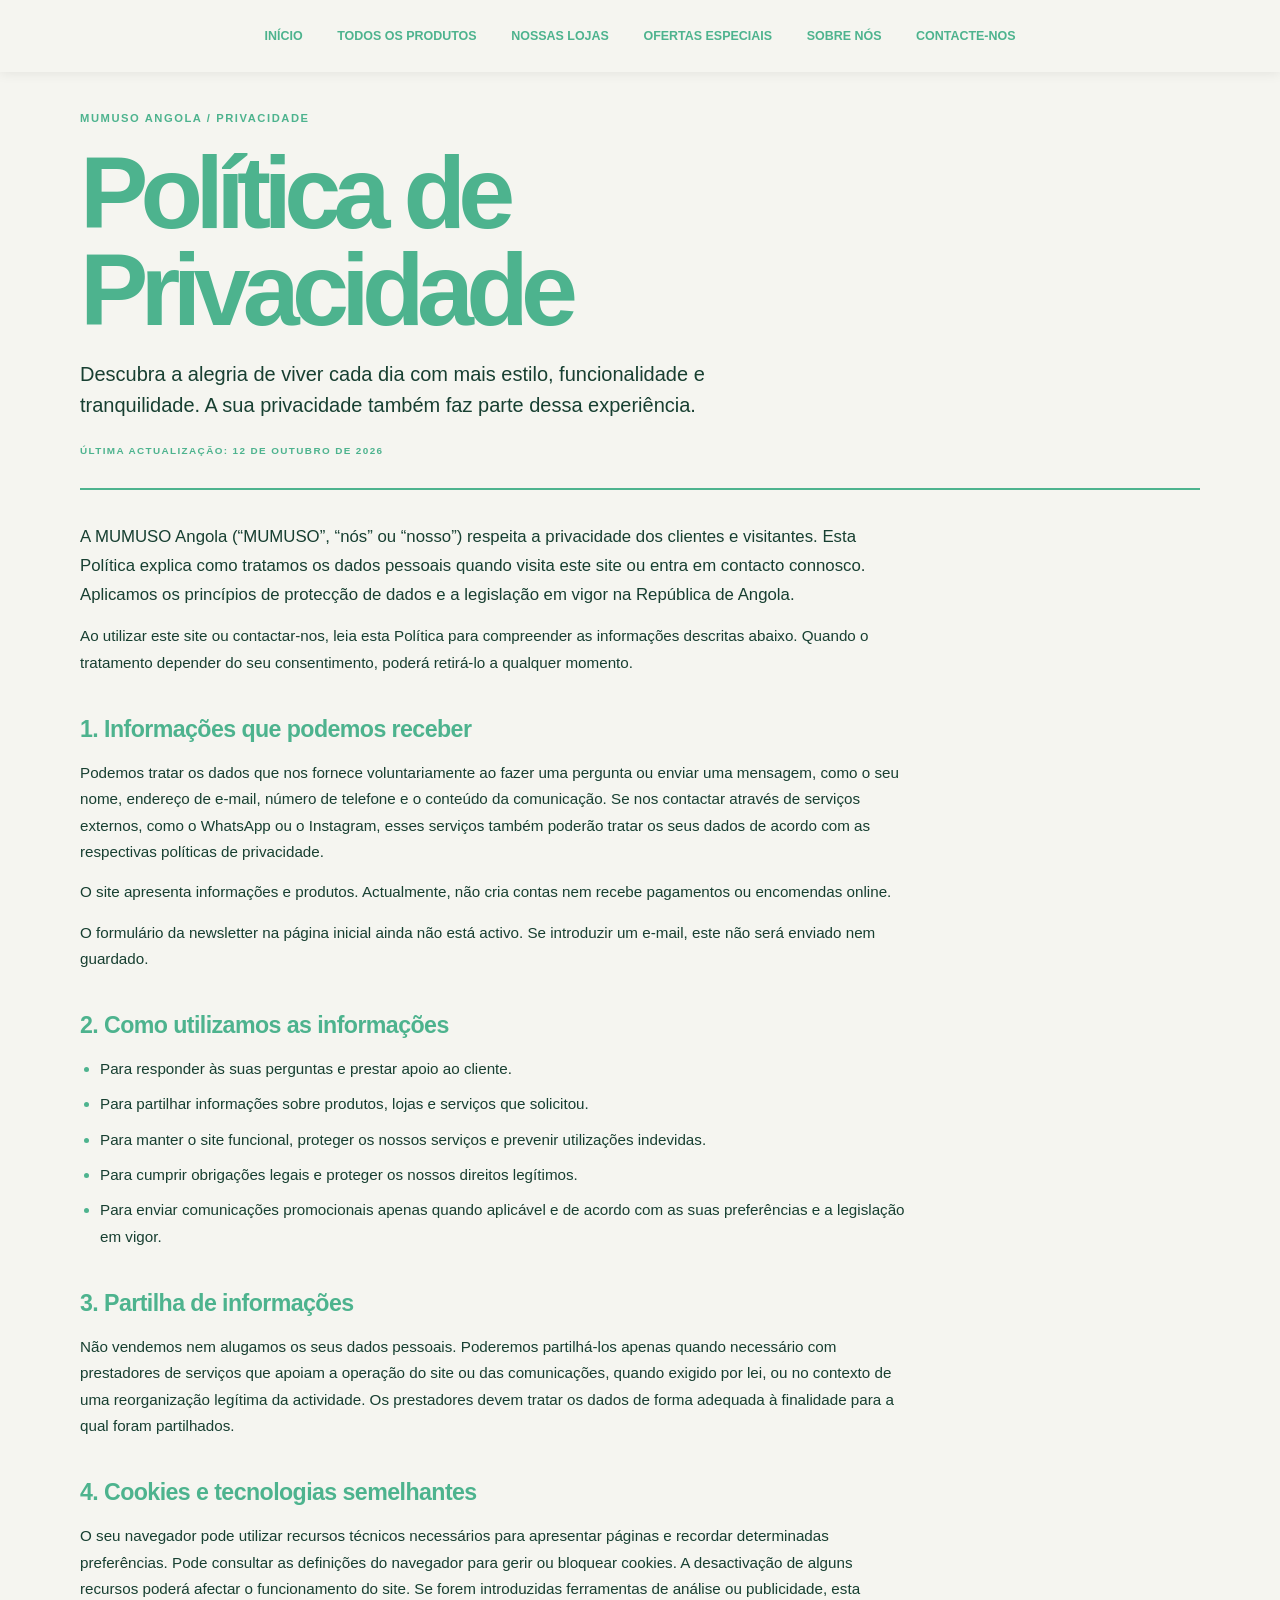
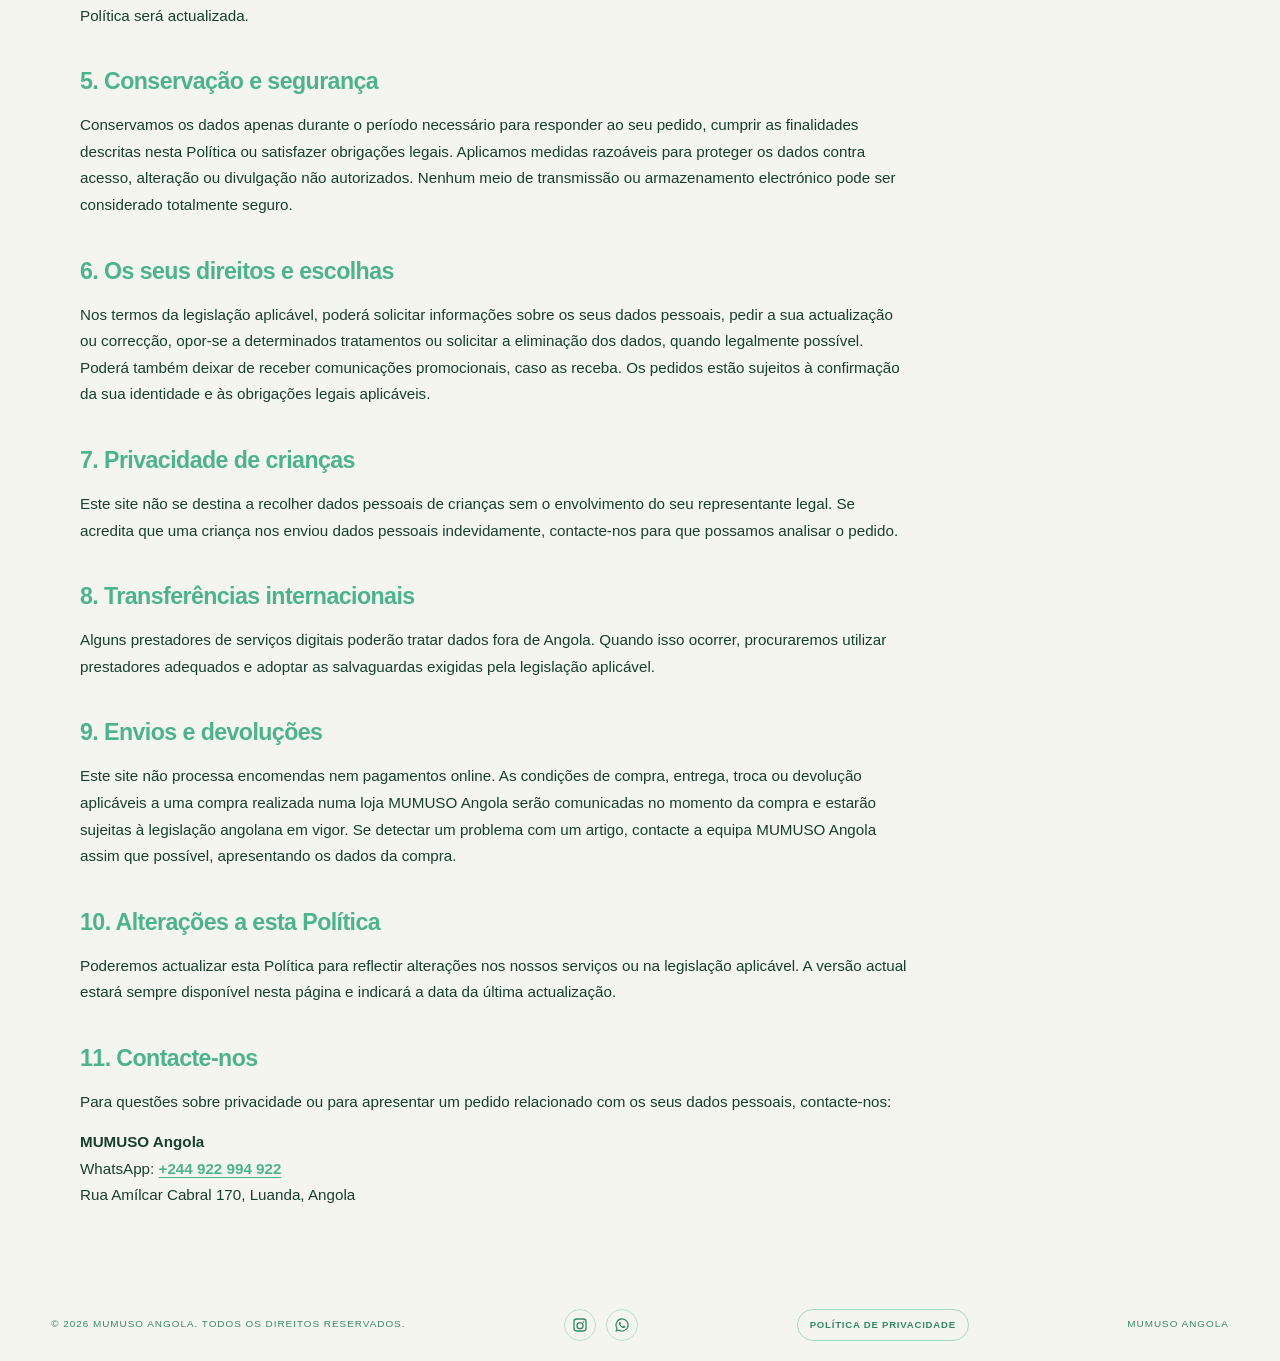
<file: privacy-policy.html>
<!doctype html>
<html lang="pt-AO">
  <head>
    <meta charset="UTF-8" />
    <meta name="viewport" content="width=device-width, initial-scale=1.0" />
    <meta
      name="description"
      content="Consulte a Política de Privacidade da MUMUSO Angola."
    />
    <title>Política de Privacidade | MUMUSO Angola</title>
    <link rel="stylesheet" href="all-products.css" />
    <link rel="stylesheet" href="privacy-policy.css" />
    <link rel="stylesheet" href="footer.css" />
    <link rel="stylesheet" href="page-transitions.css" />
    <script src="script.js" defer></script>
    <script src="page-transitions.js" defer></script>
  </head>
  <body>
    <nav class="site-nav" aria-label="Navegação principal">
      <button
        class="nav-toggle"
        type="button"
        aria-expanded="false"
        aria-controls="primary-navigation"
        aria-label="Abrir menu"
      >
        <span class="nav-toggle-icon" aria-hidden="true"><span></span></span>
      </button>
      <div class="nav-links" id="primary-navigation">
        <a href="index.html#home">Início</a>
        <a href="all-products.html">Todos os produtos</a>
        <a href="stores.html">Nossas lojas</a>
        <a href="index.html#offers">Ofertas especiais</a>
        <a href="abous-us.html">Sobre nós</a>
        <a href="contact%20us.html">Contacte-nos</a>
      </div>
    </nav>

    <main class="privacy-policy">
      <header class="privacy-header">
        <p class="privacy-eyebrow">MUMUSO ANGOLA / PRIVACIDADE</p>
        <h1>Política de Privacidade</h1>
        <p class="privacy-lead">
          Descubra a alegria de viver cada dia com mais estilo, funcionalidade
          e tranquilidade. A sua privacidade também faz parte dessa experiência.
        </p>
        <p class="privacy-updated">Última actualização: 12 de Outubro de 2026</p>
      </header>

      <div class="privacy-content">
        <p>
          A MUMUSO Angola (“MUMUSO”, “nós” ou “nosso”) respeita a privacidade
          dos clientes e visitantes. Esta Política explica como tratamos os
          dados pessoais quando visita este site ou entra em contacto connosco.
          Aplicamos os princípios de protecção de dados e a legislação em vigor
          na República de Angola.
        </p>
        <p>
          Ao utilizar este site ou contactar-nos, leia esta Política para
          compreender as informações descritas abaixo. Quando o tratamento
          depender do seu consentimento, poderá retirá-lo a qualquer momento.
        </p>

        <section>
          <h2>1. Informações que podemos receber</h2>
          <p>
            Podemos tratar os dados que nos fornece voluntariamente ao fazer
            uma pergunta ou enviar uma mensagem, como o seu nome, endereço de
            e-mail, número de telefone e o conteúdo da comunicação. Se nos
            contactar através de serviços externos, como o WhatsApp ou o
            Instagram, esses serviços também poderão tratar os seus dados de
            acordo com as respectivas políticas de privacidade.
          </p>
          <p>
            O site apresenta informações e produtos. Actualmente, não cria
            contas nem recebe pagamentos ou encomendas online.
          </p>
          <p>
            O formulário da newsletter na página inicial ainda não está activo.
            Se introduzir um e-mail, este não será enviado nem guardado.
          </p>
        </section>

        <section>
          <h2>2. Como utilizamos as informações</h2>
          <ul>
            <li>Para responder às suas perguntas e prestar apoio ao cliente.</li>
            <li>Para partilhar informações sobre produtos, lojas e serviços que solicitou.</li>
            <li>Para manter o site funcional, proteger os nossos serviços e prevenir utilizações indevidas.</li>
            <li>Para cumprir obrigações legais e proteger os nossos direitos legítimos.</li>
            <li>
              Para enviar comunicações promocionais apenas quando aplicável e
              de acordo com as suas preferências e a legislação em vigor.
            </li>
          </ul>
        </section>

        <section>
          <h2>3. Partilha de informações</h2>
          <p>
            Não vendemos nem alugamos os seus dados pessoais. Poderemos
            partilhá-los apenas quando necessário com prestadores de serviços
            que apoiam a operação do site ou das comunicações, quando exigido
            por lei, ou no contexto de uma reorganização legítima da actividade.
            Os prestadores devem tratar os dados de forma adequada à finalidade
            para a qual foram partilhados.
          </p>
        </section>

        <section>
          <h2>4. Cookies e tecnologias semelhantes</h2>
          <p>
            O seu navegador pode utilizar recursos técnicos necessários para
            apresentar páginas e recordar determinadas preferências. Pode
            consultar as definições do navegador para gerir ou bloquear
            cookies. A desactivação de alguns recursos poderá afectar o
            funcionamento do site. Se forem introduzidas ferramentas de
            análise ou publicidade, esta Política será actualizada.
          </p>
        </section>

        <section>
          <h2>5. Conservação e segurança</h2>
          <p>
            Conservamos os dados apenas durante o período necessário para
            responder ao seu pedido, cumprir as finalidades descritas nesta
            Política ou satisfazer obrigações legais. Aplicamos medidas
            razoáveis para proteger os dados contra acesso, alteração ou
            divulgação não autorizados. Nenhum meio de transmissão ou
            armazenamento electrónico pode ser considerado totalmente seguro.
          </p>
        </section>

        <section>
          <h2>6. Os seus direitos e escolhas</h2>
          <p>
            Nos termos da legislação aplicável, poderá solicitar informações
            sobre os seus dados pessoais, pedir a sua actualização ou correcção,
            opor-se a determinados tratamentos ou solicitar a eliminação dos
            dados, quando legalmente possível. Poderá também deixar de receber
            comunicações promocionais, caso as receba. Os pedidos estão sujeitos
            à confirmação da sua identidade e às obrigações legais aplicáveis.
          </p>
        </section>

        <section>
          <h2>7. Privacidade de crianças</h2>
          <p>
            Este site não se destina a recolher dados pessoais de crianças sem
            o envolvimento do seu representante legal. Se acredita que uma
            criança nos enviou dados pessoais indevidamente, contacte-nos para
            que possamos analisar o pedido.
          </p>
        </section>

        <section>
          <h2>8. Transferências internacionais</h2>
          <p>
            Alguns prestadores de serviços digitais poderão tratar dados fora
            de Angola. Quando isso ocorrer, procuraremos utilizar prestadores
            adequados e adoptar as salvaguardas exigidas pela legislação
            aplicável.
          </p>
        </section>

        <section>
          <h2>9. Envios e devoluções</h2>
          <p>
            Este site não processa encomendas nem pagamentos online. As
            condições de compra, entrega, troca ou devolução aplicáveis a uma
            compra realizada numa loja MUMUSO Angola serão comunicadas no
            momento da compra e estarão sujeitas à legislação angolana em vigor.
            Se detectar um problema com um artigo, contacte a equipa MUMUSO
            Angola assim que possível, apresentando os dados da compra.
          </p>
        </section>

        <section>
          <h2>10. Alterações a esta Política</h2>
          <p>
            Poderemos actualizar esta Política para reflectir alterações nos
            nossos serviços ou na legislação aplicável. A versão actual estará
            sempre disponível nesta página e indicará a data da última
            actualização.
          </p>
        </section>

        <section>
          <h2>11. Contacte-nos</h2>
          <p>
            Para questões sobre privacidade ou para apresentar um pedido
            relacionado com os seus dados pessoais, contacte-nos:
          </p>
          <address>
            <strong>MUMUSO Angola</strong><br />
            WhatsApp:
            <a href="https://wa.me/244922994922" target="_blank" rel="noopener noreferrer">
              +244 922 994 922
            </a><br />
            Rua Amílcar Cabral 170, Luanda, Angola
          </address>
        </section>
      </div>
    </main>

    <footer class="site-footer">
      <p class="site-footer-copyright">&copy; 2026 MUMUSO ANGOLA. Todos os direitos reservados.</p>
      <nav class="site-footer-socials" aria-label="Redes sociais">
        <a href="https://www.instagram.com/mumusoangolaofficial/?hl=en" target="_blank" rel="noopener noreferrer" aria-label="Instagram">
          <svg viewBox="0 0 24 24" aria-hidden="true"><path d="M7 2h10a5 5 0 0 1 5 5v10a5 5 0 0 1-5 5H7a5 5 0 0 1-5-5V7a5 5 0 0 1 5-5zm0 2a3 3 0 0 0-3 3v10a3 3 0 0 0 3 3h10a3 3 0 0 0 3-3V7a3 3 0 0 0-3-3H7zm5 3.5A5.5 5.5 0 1 1 6.5 13 5.5 5.5 0 0 1 12 7.5zm0 2A3.5 3.5 0 1 0 15.5 13 3.5 3.5 0 0 0 12 9.5zm5.25-3.25a1.25 1.25 0 1 1-1.25 1.25 1.25 1.25 0 0 1 1.25-1.25z"/></svg>
        </a>
        <a href="https://wa.me/244922994922" target="_blank" rel="noopener noreferrer" aria-label="WhatsApp">
          <svg viewBox="0 0 24 24" aria-hidden="true"><path d="M12.04 2a9.91 9.91 0 0 0-8.48 15.03L2 22l5.1-1.52A9.94 9.94 0 1 0 12.04 2Zm0 18.08a8.1 8.1 0 0 1-4.13-1.13l-.3-.18-3.03.9.91-2.95-.2-.31a8.13 8.13 0 1 1 6.75 3.67Zm4.46-6.09c-.24-.12-1.42-.7-1.64-.78-.22-.08-.38-.12-.54.12-.16.24-.62.78-.76.94-.14.16-.28.18-.52.06-.24-.12-1.02-.38-1.94-1.2-.72-.64-1.2-1.43-1.34-1.67-.14-.24-.02-.37.1-.49.1-.1.24-.28.36-.42.12-.14.16-.24.24-.4.08-.16.04-.3-.02-.42-.06-.12-.54-1.3-.74-1.78-.2-.47-.4-.4-.54-.4l-.46-.01c-.16 0-.42.06-.64.3-.22.24-.84.82-.84 2s.86 2.32.98 2.48c.12.16 1.7 2.6 4.12 3.64.58.25 1.03.4 1.38.51.58.18 1.1.16 1.52.1.46-.07 1.42-.58 1.62-1.14.2-.56.2-1.04.14-1.14-.06-.1-.22-.16-.46-.28Z"/></svg>
        </a>
      </nav>
      <a class="site-footer-policy" href="privacy-policy.html" aria-current="page">Política de privacidade</a>
      <p class="site-footer-brand">MUMUSO ANGOLA</p>
    </footer>
  </body>
</html>
</file>
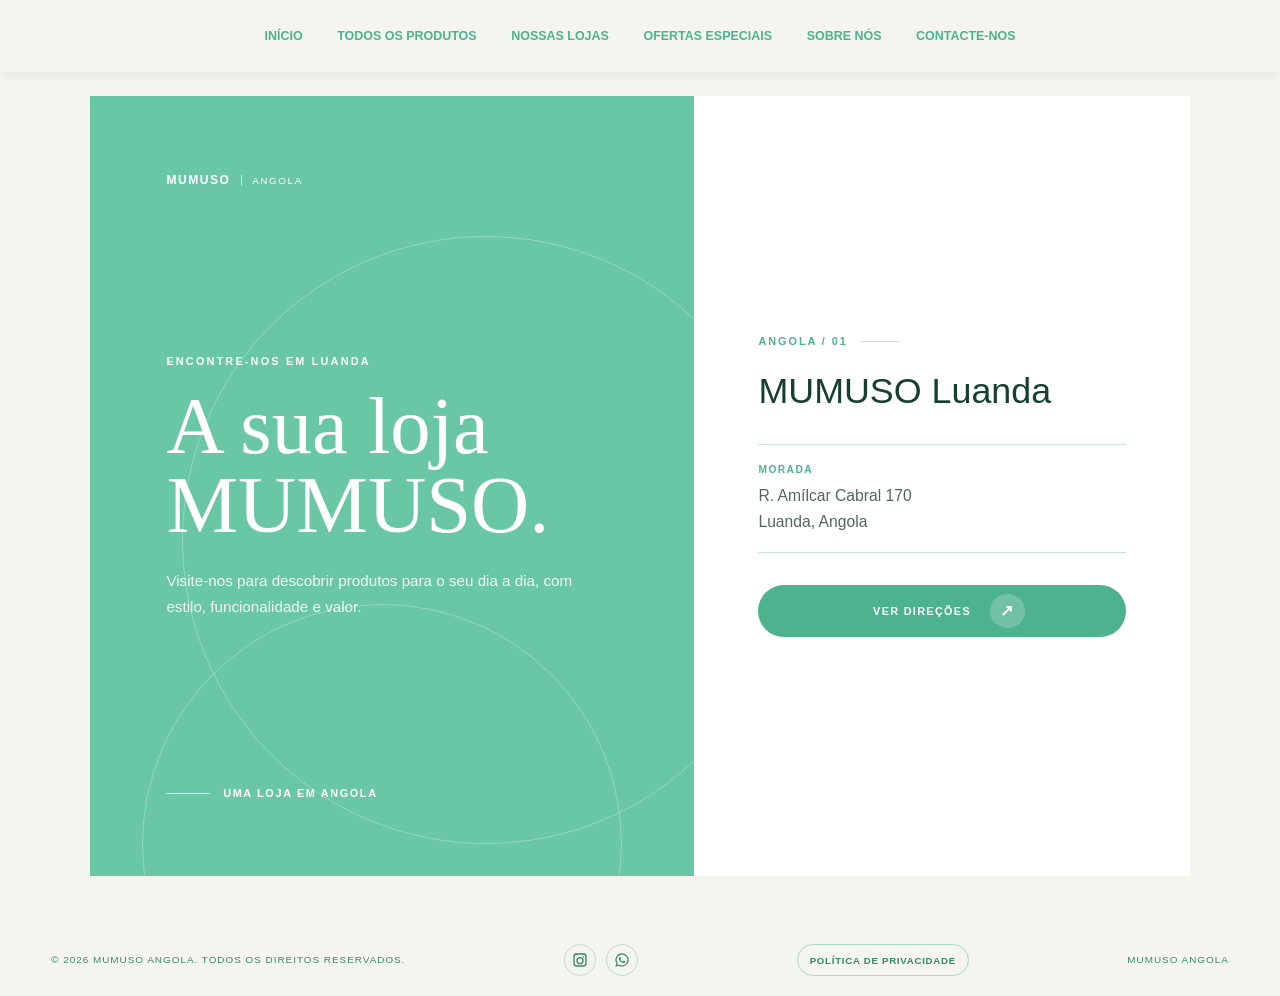
<file: stores.html>
<!doctype html>
<html lang="pt-AO">
  <head>
    <meta charset="UTF-8" />
    <meta name="viewport" content="width=device-width, initial-scale=1.0" />
    <meta
      name="description"
      content="Encontre a única loja MUMUSO em Angola, na Rua Amílcar Cabral 170, Luanda."
    />
    <title>Nossas lojas | MUMUSO Angola</title>
    <link rel="stylesheet" href="footer.css" />
    <link rel="stylesheet" href="page-transitions.css" />
    <script src="page-transitions.js" defer></script>
    <style>
      :root {
        --green: #69c7a5;
        --green-deep: #4db38e;
        --paper: #f5f5f0;
        --ink: #173f31;
        --muted: #53665c;
        --line: rgba(77, 179, 142, 0.3);
        --sans: "Avenir Next", "Montserrat", "Helvetica Neue", Arial, sans-serif;
      }

      *,
      *::before,
      *::after {
        box-sizing: border-box;
      }

      html {
        min-width: 320px;
        scroll-behavior: smooth;
      }

      body {
        min-width: 320px;
        min-height: 100vh;
        margin: 0;
        background: var(--paper);
        color: var(--ink);
        font-family: var(--sans);
      }

      .site-nav {
        position: fixed;
        inset: 0 0 auto;
        z-index: 10;
        display: flex;
        min-height: 4.5rem;
        align-items: center;
        justify-content: center;
        padding: 0.75rem 2rem;
        background: rgba(245, 245, 240, 0.96);
        box-shadow: 0 1px 12px rgba(16, 16, 16, 0.08);
        backdrop-filter: blur(12px);
      }

      .nav-links {
        display: flex;
        align-items: center;
        justify-content: center;
        gap: clamp(1rem, 2.7vw, 2.75rem);
      }

      .nav-links a {
        color: var(--green-deep);
        font-size: 0.78rem;
        font-weight: 600;
        text-decoration: none;
        text-transform: uppercase;
        white-space: nowrap;
      }

      .nav-links a:hover,
      .nav-links a:focus-visible {
        color: var(--ink);
      }

      .nav-toggle {
        display: none;
      }

      main {
        min-height: 100vh;
        padding: 4.5rem clamp(1.25rem, 7vw, 7rem) 3rem;
      }

      .stores-layout {
        display: grid;
        width: min(100%, 82rem);
        min-height: calc(100vh - 7.5rem);
        grid-template-columns: minmax(0, 1fr) minmax(19rem, 0.82fr);
        margin: 1.5rem auto 0;
        background: #fff;
      }

      .stores-intro {
        position: relative;
        display: flex;
        min-height: 37rem;
        flex-direction: column;
        justify-content: space-between;
        overflow: hidden;
        padding: clamp(2rem, 6vw, 5.5rem);
        background: var(--green);
        color: #fff;
        isolation: isolate;
      }

      .stores-intro::before,
      .stores-intro::after {
        position: absolute;
        z-index: -1;
        border: 1px solid rgba(255, 255, 255, 0.27);
        border-radius: 50%;
        content: "";
      }

      .stores-intro::before {
        top: 18%;
        right: -6rem;
        width: min(62vw, 38rem);
        aspect-ratio: 1;
      }

      .stores-intro::after {
        right: 12%;
        bottom: -13rem;
        width: min(52vw, 30rem);
        aspect-ratio: 1;
      }

      .brand-lockup {
        display: flex;
        align-items: baseline;
        gap: 0.65rem;
        font-size: 0.75rem;
        font-weight: 700;
        letter-spacing: 0.13em;
      }

      .brand-lockup span:last-child {
        padding-left: 0.65rem;
        border-left: 1px solid rgba(255, 255, 255, 0.6);
        font-size: 0.62rem;
        font-weight: 500;
      }

      .stores-copy {
        position: relative;
        z-index: 1;
        margin: 5rem 0;
      }

      .eyebrow {
        margin: 0 0 1.2rem;
        font-size: 0.68rem;
        font-weight: 600;
        letter-spacing: 0.2em;
        text-transform: uppercase;
      }

      h1 {
        max-width: 10ch;
        margin: 0;
        font-family: Georgia, "Times New Roman", serif;
        font-size: clamp(3.3rem, 6.3vw, 7rem);
        font-weight: 400;
        line-height: 0.98;
      }

      .stores-description {
        max-width: 27rem;
        margin: 1.5rem 0 0;
        color: rgba(255, 255, 255, 0.9);
        font-size: 0.95rem;
        line-height: 1.7;
      }

      .stores-signoff {
        display: flex;
        align-items: center;
        gap: 0.8rem;
        margin: 0;
        font-size: 0.68rem;
        font-weight: 600;
        letter-spacing: 0.15em;
        text-transform: uppercase;
      }

      .stores-signoff::before {
        width: 2.75rem;
        height: 1px;
        background: currentColor;
        content: "";
      }

      .store-card {
        display: flex;
        flex-direction: column;
        justify-content: center;
        padding: clamp(2rem, 5vw, 4.5rem);
      }

      .store-index {
        display: flex;
        align-items: center;
        gap: 0.75rem;
        color: var(--green-deep);
        font-size: 0.68rem;
        font-weight: 700;
        letter-spacing: 0.18em;
        text-transform: uppercase;
      }

      .store-index::after {
        width: 2.5rem;
        height: 1px;
        background: var(--line);
        content: "";
      }

      .store-name {
        margin: 1.5rem 0 2rem;
        color: var(--ink);
        font-size: clamp(1.5rem, 2.8vw, 2.25rem);
        font-weight: 500;
        line-height: 1.15;
      }

      .store-detail {
        padding: 1.15rem 0;
        border-top: 1px solid var(--line);
      }

      .store-detail:last-of-type {
        border-bottom: 1px solid var(--line);
      }

      .store-detail-label {
        display: block;
        margin-bottom: 0.55rem;
        color: var(--green-deep);
        font-size: 0.64rem;
        font-weight: 700;
        letter-spacing: 0.14em;
        text-transform: uppercase;
      }

      .store-detail p {
        margin: 0;
        color: var(--muted);
        font-size: 0.98rem;
        line-height: 1.6;
      }

      .map-link {
        display: inline-flex;
        min-height: 3.25rem;
        align-items: center;
        justify-content: center;
        gap: 1.2rem;
        margin-top: 2rem;
        border-radius: 999px;
        padding: 0.5rem 0.55rem 0.5rem 1.35rem;
        background: var(--green-deep);
        color: #fff;
        font-size: 0.68rem;
        font-weight: 700;
        letter-spacing: 0.12em;
        text-decoration: none;
        text-transform: uppercase;
        transition: transform 0.2s ease, background 0.2s ease;
      }

      .map-link:hover {
        transform: translateY(-2px);
        background: var(--ink);
      }

      .map-arrow {
        display: grid;
        width: 2.15rem;
        aspect-ratio: 1;
        place-items: center;
        border-radius: 50%;
        background: rgba(255, 255, 255, 0.2);
        font-size: 1rem;
      }

      @media (max-width: 900px) {
        .nav-links {
          gap: clamp(0.6rem, 1.5vw, 1rem);
        }

        .nav-links a {
          font-size: 0.66rem;
        }

        .stores-layout {
          grid-template-columns: 1fr 0.9fr;
        }

        .stores-intro,
        .store-card {
          padding: 2rem;
        }
      }

      @media (max-width: 700px) {
        .site-nav {
          justify-content: flex-end;
          min-height: 3.75rem;
          padding: 0.5rem 1rem;
        }

        .nav-toggle {
          position: relative;
          z-index: 2;
          display: grid;
          width: 2.75rem;
          height: 2.75rem;
          place-items: center;
          border: 1px solid rgba(77, 179, 142, 0.45);
          border-radius: 50%;
          padding: 0;
          background: var(--paper);
          color: var(--green-deep);
          cursor: pointer;
        }

        .nav-icon,
        .nav-icon::before,
        .nav-icon::after {
          display: block;
          width: 1.1rem;
          height: 2px;
          background: currentColor;
          transition: transform 0.2s ease;
        }

        .nav-icon {
          position: relative;
        }

        .nav-icon::before,
        .nav-icon::after {
          position: absolute;
          left: 0;
          content: "";
        }

        .nav-icon::before {
          transform: translateY(-0.35rem);
        }

        .nav-icon::after {
          transform: translateY(0.35rem);
        }

        .nav-toggle[aria-expanded="true"] .nav-icon {
          background: transparent;
        }

        .nav-toggle[aria-expanded="true"] .nav-icon::before {
          transform: rotate(45deg);
        }

        .nav-toggle[aria-expanded="true"] .nav-icon::after {
          transform: rotate(-45deg);
        }

        .nav-links {
          position: absolute;
          top: 100%;
          right: 0;
          left: 0;
          flex-direction: column;
          align-items: stretch;
          gap: 0;
          max-height: 0;
          padding: 0 1.25rem;
          overflow: hidden;
          background: var(--paper);
          box-shadow: 0 12px 16px rgba(16, 16, 16, 0.08);
          visibility: hidden;
          transition: max-height 0.3s ease, padding 0.3s ease, visibility 0.3s ease;
        }

        .nav-links.is-open {
          max-height: 24rem;
          padding: 0.5rem 1.25rem 1rem;
          visibility: visible;
        }

        .nav-links a {
          padding: 0.9rem 0;
          border-bottom: 1px solid var(--line);
          font-size: 0.85rem;
        }

        .nav-links a:last-child {
          border-bottom: 0;
        }

        main {
          padding: 3.75rem 0 0;
        }

        .stores-layout {
          min-height: 0;
          grid-template-columns: 1fr;
          margin: 0;
        }

        .stores-intro {
          min-height: 28rem;
          padding: 1.75rem;
        }

        .stores-copy {
          margin: 3.5rem 0;
        }

        h1 {
          font-size: clamp(3.2rem, 14vw, 5rem);
        }

        .store-card {
          padding: 2.25rem 1.5rem 3rem;
        }
      }

      @media (prefers-reduced-motion: reduce) {
        *,
        *::before,
        *::after {
          scroll-behavior: auto !important;
          transition-duration: 0.01ms !important;
        }
      }
    </style>
  </head>
  <body>
    <nav class="site-nav" aria-label="Navegação principal">
      <button
        class="nav-toggle"
        type="button"
        aria-expanded="false"
        aria-controls="primary-navigation"
        aria-label="Abrir menu"
      >
        <span class="nav-icon" aria-hidden="true"></span>
      </button>
      <div class="nav-links" id="primary-navigation">
        <a href="index.html#home">Início</a>
        <a href="all-products.html">Todos os produtos</a>
        <a href="stores.html" aria-current="page">Nossas lojas</a>
        <a href="index.html#offers">Ofertas especiais</a>
        <a href="abous-us.html">Sobre nós</a>
        <a href="contact%20us.html">Contacte-nos</a>
      </div>
    </nav>

    <main>
      <div class="stores-layout">
        <section class="stores-intro" aria-labelledby="stores-title">
          <div class="brand-lockup"><span>MUMUSO</span><span>ANGOLA</span></div>
          <div class="stores-copy">
            <p class="eyebrow">Encontre-nos em Luanda</p>
            <h1 id="stores-title">A sua loja MUMUSO.</h1>
            <p class="stores-description">
              Visite-nos para descobrir produtos para o seu dia a dia, com estilo,
              funcionalidade e valor.
            </p>
          </div>
          <p class="stores-signoff">Uma loja em Angola</p>
        </section>

        <section class="store-card" aria-labelledby="store-name">
          <div class="store-index">Angola / 01</div>
          <h2 class="store-name" id="store-name">MUMUSO Luanda</h2>
          <div class="store-detail">
            <span class="store-detail-label">Morada</span>
            <p>R. Amílcar Cabral 170<br />Luanda, Angola</p>
          </div>
          <a
            class="map-link"
            href="https://www.google.com/maps/search/?api=1&amp;query=R.%20Am%C3%ADlcar%20Cabral%20170%2C%20Luanda%2C%20Angola"
            target="_blank"
            rel="noopener noreferrer"
          >
            <span>Ver direções</span>
            <span class="map-arrow" aria-hidden="true">&#8599;</span>
          </a>
        </section>
      </div>
    </main>

    <script>
      const menuButton = document.querySelector(".nav-toggle");
      const menu = document.querySelector(".nav-links");

      const closeMenu = () => {
        menuButton.setAttribute("aria-expanded", "false");
        menuButton.setAttribute("aria-label", "Abrir menu");
        menu.classList.remove("is-open");
      };

      menuButton.addEventListener("click", () => {
        const isOpen = menuButton.getAttribute("aria-expanded") === "true";
        menuButton.setAttribute("aria-expanded", String(!isOpen));
        menuButton.setAttribute("aria-label", isOpen ? "Abrir menu" : "Fechar menu");
        menu.classList.toggle("is-open", !isOpen);
      });

      menu.querySelectorAll("a").forEach((link) => {
        link.addEventListener("click", closeMenu);
      });

      document.addEventListener("keydown", (event) => {
        if (event.key === "Escape") closeMenu();
      });

      window.addEventListener("resize", () => {
        if (window.innerWidth > 700) closeMenu();
      });
    </script>
    <footer class="site-footer">
      <p class="site-footer-copyright">&copy; 2026 MUMUSO ANGOLA. Todos os direitos reservados.</p>
      <nav class="site-footer-socials" aria-label="Redes sociais">
        <a href="https://www.instagram.com/mumusoangolaofficial/?hl=en" target="_blank" rel="noopener noreferrer" aria-label="Instagram">
          <svg viewBox="0 0 24 24" aria-hidden="true"><path d="M7 2h10a5 5 0 0 1 5 5v10a5 5 0 0 1-5 5H7a5 5 0 0 1-5-5V7a5 5 0 0 1 5-5zm0 2a3 3 0 0 0-3 3v10a3 3 0 0 0 3 3h10a3 3 0 0 0 3-3V7a3 3 0 0 0-3-3H7zm5 3.5A5.5 5.5 0 1 1 6.5 13 5.5 5.5 0 0 1 12 7.5zm0 2A3.5 3.5 0 1 0 15.5 13 3.5 3.5 0 0 0 12 9.5zm5.25-3.25a1.25 1.25 0 1 1-1.25 1.25 1.25 1.25 0 0 1 1.25-1.25z"/></svg>
        </a>
        <a href="https://wa.me/244922994922" target="_blank" rel="noopener noreferrer" aria-label="WhatsApp">
          <svg viewBox="0 0 24 24" aria-hidden="true"><path d="M12.04 2a9.91 9.91 0 0 0-8.48 15.03L2 22l5.1-1.52A9.94 9.94 0 1 0 12.04 2Zm0 18.08a8.1 8.1 0 0 1-4.13-1.13l-.3-.18-3.03.9.91-2.95-.2-.31a8.13 8.13 0 1 1 6.75 3.67Zm4.46-6.09c-.24-.12-1.42-.7-1.64-.78-.22-.08-.38-.12-.54.12-.16.24-.62.78-.76.94-.14.16-.28.18-.52.06-.24-.12-1.02-.38-1.94-1.2-.72-.64-1.2-1.43-1.34-1.67-.14-.24-.02-.37.1-.49.1-.1.24-.28.36-.42.12-.14.16-.24.24-.4.08-.16.04-.3-.02-.42-.06-.12-.54-1.3-.74-1.78-.2-.47-.4-.4-.54-.4l-.46-.01c-.16 0-.42.06-.64.3-.22.24-.84.82-.84 2s.86 2.32.98 2.48c.12.16 1.7 2.6 4.12 3.64.58.25 1.03.4 1.38.51.58.18 1.1.16 1.52.1.46-.07 1.42-.58 1.62-1.14.2-.56.2-1.04.14-1.14-.06-.1-.22-.16-.46-.28Z"/></svg>
        </a>
      </nav>
      <a class="site-footer-policy" href="privacy-policy.html">Política de privacidade</a>
      <p class="site-footer-brand">MUMUSO ANGOLA</p>
    </footer>
  </body>
</html>
</file>
<file: style.css>
:root {
  --mumuso-sans: "Avenir Next", "Montserrat", "Helvetica Neue", "Segoe UI", Arial, sans-serif;
  --mumuso-green: #69c7a5;
  --mumuso-green-deep: #4db38e;
  --mumuso-white: #f5f5f5;
  --mumuso-ink: #101010;
  --mumuso-cream: #e8e8e2;
}

* {
  margin: 0;
  padding: 0;
  box-sizing: border-box;
  font-family: var(--mumuso-sans);
}

@property --wipe {
  syntax: "<angle>";
  inherits: false;
  initial-value: 0deg;
}

body {
  overflow: hidden;
}

body.loaded {
  overflow: auto;
}

.newsletter-dialog {
  position: fixed;
  inset: 50% auto auto 50%;
  width: min(32rem, calc(100% - 2rem));
  max-width: none;
  max-height: calc(100% - 2rem);
  padding: 0;
  overflow: auto;
  border: 1px solid rgba(77, 179, 142, 0.35);
  color: var(--mumuso-ink);
  background: var(--mumuso-white);
  box-shadow: 0 1.5rem 5rem rgba(16, 16, 16, 0.22);
  transform: translate(-50%, -50%);
}

.newsletter-dialog[open] {
  display: block;
}

.newsletter-dialog::backdrop {
  background: rgba(16, 16, 16, 0.58);
  backdrop-filter: blur(3px);
}

.newsletter-content {
  position: relative;
  padding: clamp(1.5rem, 6vw, 2.75rem);
}

.newsletter-eyebrow {
  margin-bottom: 1rem;
  color: var(--mumuso-green-deep);
  font-size: 0.68rem;
  font-weight: 700;
  letter-spacing: 0.16em;
}

.newsletter-close {
  position: absolute;
  top: 1.1rem;
  right: 1.1rem;
  display: grid;
  width: 2rem;
  height: 2rem;
  place-items: center;
  border: 1px solid rgba(77, 179, 142, 0.45);
  border-radius: 50%;
  color: var(--mumuso-green-deep);
  background: transparent;
  font-size: 1.4rem;
  line-height: 1;
  cursor: pointer;
}

.newsletter-content h2 {
  max-width: 24rem;
  color: var(--mumuso-green-deep);
  font-size: clamp(1.8rem, 7vw, 2.6rem);
  font-weight: 600;
  letter-spacing: -0.06em;
  line-height: 1;
}

.newsletter-description {
  margin-top: 0.85rem;
  font-size: 0.95rem;
  line-height: 1.5;
}

.newsletter-notice {
  margin-top: 1rem;
  color: #53665c;
  font-size: 0.75rem;
  line-height: 1.5;
}

.newsletter-form {
  display: grid;
  gap: 0.55rem;
  margin-top: 1.35rem;
}

.newsletter-form label {
  color: var(--mumuso-green-deep);
  font-size: 0.7rem;
  font-weight: 700;
  letter-spacing: 0.1em;
  text-transform: uppercase;
}

.newsletter-form input {
  width: 100%;
  min-height: 3rem;
  padding: 0.75rem 0.9rem;
  border: 1px solid rgba(77, 179, 142, 0.55);
  border-radius: 0;
  color: var(--mumuso-ink);
  background: #fff;
  font: inherit;
}

.newsletter-form input:focus-visible {
  outline: 2px solid var(--mumuso-green-deep);
  outline-offset: 2px;
}

.newsletter-submit,
.newsletter-dismiss {
  min-height: 2.85rem;
  padding: 0.7rem 1rem;
  border: 1px solid var(--mumuso-green-deep);
  color: #fff;
  background: var(--mumuso-green-deep);
  font: inherit;
  font-size: 0.72rem;
  font-weight: 700;
  letter-spacing: 0.08em;
  text-transform: uppercase;
  cursor: pointer;
  transition: color 0.2s ease, background 0.2s ease;
}

.newsletter-submit:hover,
.newsletter-submit:focus-visible {
  color: var(--mumuso-green-deep);
  background: transparent;
}

.newsletter-thanks {
  margin-top: 1.35rem;
  color: var(--mumuso-ink);
  font-size: 0.95rem;
  line-height: 1.6;
}

.newsletter-thanks[hidden] {
  display: none;
}

.newsletter-dismiss {
  width: 100%;
  margin-top: 0.65rem;
  border-color: transparent;
  color: var(--mumuso-green-deep);
  background: transparent;
}

.newsletter-dismiss:hover,
.newsletter-dismiss:focus-visible {
  color: var(--mumuso-ink);
  background: rgba(77, 179, 142, 0.1);
}

.preloader-overlay {
  --wipe: 0deg;
  position: fixed;
  inset: 0;
  z-index: 1000;
  display: flex;
  flex-direction: column;
  align-items: center;
  justify-content: center;
  gap: 1rem;
  overflow: hidden;
  background: var(--mumuso-green-deep);
  -webkit-mask: conic-gradient(
    from 0deg at 0% 100%,
    transparent var(--wipe),
    var(--mumuso-ink) var(--wipe)
  );
  mask: conic-gradient(
    from 0deg at 0% 100%,
    transparent var(--wipe),
    var(--mumuso-ink) var(--wipe)
  );
}

.preloader {
  position: relative;
  width: 70px;
  height: 16px;
  overflow: visible;
  transform: scale(0);
  transform-origin: 25% center;
}

.preloader-block {
  position: absolute;
  top: 0;
  left: 0;
  width: 16px;
  height: 16px;
  background: var(--mumuso-white);
  transform-origin: left center;
}

.preloader-block .preloader-block {
  left: calc(100% + 2px);
  transform: rotate(-180deg);
}

.preloader-copy p {
  color: var(--mumuso-white);
  font-size: 1.05rem;
  font-weight: 500;
  line-height: 1;
  letter-spacing: 0.04em;
  text-transform: uppercase;
}

.preloader-copy .char {
  display: inline-block;
  opacity: 0;
}

html,
body {
  width: 100%;
  height: 100%;
  background-color: var(--mumuso-green);
  font-family: var(--mumuso-sans);
}

img {
  position: absolute;
  width: 100%;
  height: 100%;
  object-fit: cover;
  filter: brightness(0.65) saturate(0.9);
  will-change: transform;
}

.img {
  position: absolute;
  top: 0;
  left: 0;
  width: 100%;
  height: 100%;
  overflow: hidden;
  will-change: transform;
  background: rgba(0, 0, 0, 0.18);
}

.img::after {
  content: "";
  position: absolute;
  inset: 0;
  background: rgba(10, 10, 10, 0.38);
  mix-blend-mode: multiply;
}

h1 {
  color: var(--mumuso-white);
  font-family: var(--mumuso-sans);
  font-size: 80px;
  font-weight: 600;
  letter-spacing: -0.06em;
  line-height: 0.95;
}

p {
  text-transform: uppercase;
  color: var(--mumuso-white);
  font-size: 14px;
  font-weight: 500;
  line-height: 1;
  letter-spacing: 0.04em;
}

button {
  border: none;
  outline: none;
  text-transform: uppercase;
  font-size: 12px;
  font-weight: 600;
  letter-spacing: 0.06em;
  margin: 0.25em 0;
  padding: 0.3em 0.75em 0.25em 0.75em;
  color: var(--mumuso-green-deep);
  background-color: var(--mumuso-white);
  border-radius: 2em;
  font-family: var(--mumuso-sans);
}

.hero-branding {
  background: var(--mumuso-green);
  display: grid;
  place-items: center;
  overflow: hidden;
}

.brand-lockup {
  display: flex;
  flex-direction: column;
  align-items: center;
  justify-content: center;
  text-align: center;
  transform: translateY(-2vh);
}

.brand-name,
.brand-location {
  margin: 0;
  padding: 0;
  line-height: 0.9;
  font-family: var(--mumuso-sans);
  font-weight: 700;
  letter-spacing: -0.08em;
  text-transform: uppercase;
  color: var(--mumuso-white);
}

.brand-name {
  font-size: clamp(5rem, 13vw, 20rem);
}

.brand-location {
  font-size: clamp(3.2rem, 7vw, 10rem);
  margin-top: 0.1em;
}

.hero-shop-link {
  display: inline-flex;
  align-items: center;
  gap: 1.1rem;
  min-height: 3.6rem;
  margin-top: clamp(1.75rem, 4vh, 3rem);
  padding: 0.4rem 0.45rem 0.4rem 1.5rem;
  border: 1px solid rgba(245, 245, 245, 0.72);
  border-radius: 999px;
  color: var(--mumuso-green-deep);
  background: var(--mumuso-white);
  font-size: 0.78rem;
  font-weight: 700;
  letter-spacing: 0.12em;
  text-decoration: none;
  text-transform: uppercase;
  transition: color 0.25s ease, background 0.25s ease, transform 0.25s ease;
}

.hero-shop-link:hover {
  color: var(--mumuso-white);
  background: var(--mumuso-green-deep);
  transform: translateY(-3px);
}

.hero-shop-link:focus-visible {
  outline: 3px solid var(--mumuso-white);
  outline-offset: 5px;
}

.hero-shop-arrow {
  display: grid;
  place-items: center;
  width: 2.65rem;
  aspect-ratio: 1;
  border-radius: 50%;
  color: var(--mumuso-white);
  background: var(--mumuso-green-deep);
  font-size: 1.25rem;
  line-height: 1;
  transition: color 0.25s ease, background 0.25s ease, transform 0.25s ease;
}

.hero-shop-link:hover .hero-shop-arrow {
  color: var(--mumuso-green-deep);
  background: var(--mumuso-white);
  transform: rotate(45deg);
}

section {
  position: relative;
  width: 100vw;
  height: 100vh;
  overflow: hidden;
  scroll-margin-top: 4.5rem;
}

.site-nav {
  position: fixed;
  inset: 0 0 auto;
  z-index: 100;
  display: flex;
  align-items: center;
  justify-content: center;
  min-height: 4.5rem;
  padding: 0.75rem 2rem;
  background: rgba(245, 245, 245, 0.96);
  box-shadow: 0 1px 12px rgba(16, 16, 16, 0.08);
  backdrop-filter: blur(12px);
}

.nav-links {
  display: flex;
  align-items: center;
  justify-content: center;
  gap: clamp(1rem, 2.7vw, 2.75rem);
}

.nav-links a {
  color: var(--mumuso-green-deep);
  font-size: 0.78rem;
  font-weight: 600;
  text-decoration: none;
  text-transform: uppercase;
  white-space: nowrap;
  transition: color 0.2s ease;
}

.nav-links a:hover,
.nav-links a:focus-visible {
  color: var(--mumuso-ink);
}

.nav-toggle {
  display: none;
}

html {
  scroll-behavior: smooth;
}

section.projects {
  width: 100vw;
  height: 125vh;
  display: flex;
  gap: 10em;
  background: var(--mumuso-white);
}

section.projects * {
  color: var(--mumuso-green-deep);
}

.projects-brief {
  position: absolute;
  width: 25%;
  top: 35%;
  left: 35%;
  transform: translate(-50%, -50%);
  z-index: 2;
}

.projects .col {
  position: relative;
}

.col.projects-cover {
  flex: 1;
  height: 50%;
}

.col.projects-list {
  flex: 2;
  display: flex;
  flex-direction: column;
  justify-content: center;
  align-items: center;
  gap: 2em;
}

.project {
  text-align: center;
  display: flex;
  flex-direction: column;
  gap: 1em;
  color: inherit;
  text-decoration: none;
  transition: opacity 0.2s ease, transform 0.2s ease;
}

.project:hover,
.project:focus-visible {
  opacity: 0.72;
  transform: translateY(-3px);
}

.project:focus-visible {
  outline: 2px solid var(--mumuso-green-deep);
  outline-offset: 0.5rem;
}

.category-gallery {
  display: flex;
  flex-direction: column;
  justify-content: center;
  gap: 1.5rem;
  height: auto;
  min-height: 34rem;
  padding: 3rem clamp(1.5rem, 5vw, 5rem);
  overflow: hidden;
  background: var(--mumuso-cream);
}

.category-gallery-heading h2 {
  color: var(--mumuso-green-deep);
  font-size: clamp(1.8rem, 3.5vw, 3rem);
  font-weight: 500;
  letter-spacing: -0.05em;
  line-height: 1;
  text-transform: uppercase;
}

.category-gallery-heading {
  display: block;
  width: fit-content;
  color: inherit;
  text-decoration: none;
}

.category-gallery-heading:hover h2,
.category-gallery-heading:focus-visible h2 {
  text-decoration: underline;
  text-underline-offset: 0.2em;
}

.category-gallery-heading:focus-visible {
  outline: 2px solid var(--mumuso-green-deep);
  outline-offset: 0.5rem;
}

.category-gallery-heading p {
  margin-top: 0.65rem;
  color: var(--mumuso-green-deep);
  font-size: 0.7rem;
}

.category-track {
  display: flex;
  gap: 1rem;
  width: 100%;
  overflow-x: auto;
  overflow-y: hidden;
  padding-bottom: 0.85rem;
  cursor: grab;
  overscroll-behavior-x: contain;
  scrollbar-color: var(--mumuso-green-deep) rgba(77, 179, 142, 0.18);
  scrollbar-width: thin;
  touch-action: pan-x;
  -webkit-overflow-scrolling: touch;
}

.category-track.is-dragging {
  cursor: grabbing;
  user-select: none;
}

.category-card {
  position: relative;
  display: block;
  flex: 0 0 clamp(15rem, 23vw, 21rem);
  height: clamp(18rem, 36vh, 25rem);
  overflow: hidden;
  color: var(--mumuso-white);
  background: var(--mumuso-green-deep);
  text-decoration: none;
}

.category-card img {
  position: absolute;
  inset: 0;
  width: 100%;
  height: 100%;
  object-fit: cover;
  filter: none;
  pointer-events: none;
  transition: transform 0.45s ease;
}

.category-card::after {
  position: absolute;
  inset: 0;
  content: "";
  background: linear-gradient(180deg, transparent 35%, rgba(16, 16, 16, 0.78));
  pointer-events: none;
}

.category-card:hover img,
.category-card:focus-visible img {
  transform: scale(1.05);
}

.category-card:focus-visible {
  outline: 3px solid var(--mumuso-green-deep);
  outline-offset: 3px;
}

.category-card-copy {
  position: absolute;
  z-index: 1;
  right: 1.25rem;
  bottom: 1.25rem;
  left: 1.25rem;
  display: flex;
  flex-direction: column;
  align-items: flex-start;
  gap: 0.65rem;
  color: var(--mumuso-white);
}

.category-card-title {
  font-size: clamp(1.15rem, 1.8vw, 1.6rem);
  font-weight: 600;
  line-height: 1.05;
  text-transform: uppercase;
}

.category-card-link {
  display: inline-flex;
  align-items: center;
  gap: 0.4rem;
  font-size: 0.72rem;
  font-weight: 600;
  letter-spacing: 0.08em;
  text-transform: uppercase;
}

.about {
  display: flex;
  background-color: var(--mumuso-green);
}

.about * {
  color: var(--mumuso-white);
}

.intro,
.portrait {
  position: relative;
  flex: 1;
  display: flex;
  flex-direction: column;
  justify-content: center;
  align-items: center;
  padding: 1em;
}

.intro {
  padding: 2rem 1.5rem;
}

.intro-categories {
  align-items: center;
  justify-content: center;
  gap: 2.8rem;
  padding: 2rem 2rem 2rem 3rem;
}

.category-item {
  display: flex;
  flex-direction: column;
  align-items: center;
  justify-content: center;
  gap: 0.25rem;
  width: 100%;
  text-align: center;
  color: inherit;
  text-decoration: none;
  transition: opacity 0.2s ease, transform 0.2s ease;
}

.category-item:hover,
.category-item:focus-visible {
  opacity: 0.76;
  transform: translateY(-3px);
}

.category-item:focus-visible {
  outline: 2px solid var(--mumuso-white);
  outline-offset: 0.5rem;
}

.category-item h2 {
  font-size: clamp(3.4rem, 4.8vw, 7rem);
  line-height: 0.82;
  letter-spacing: -0.07em;
  font-weight: 400;
  color: var(--mumuso-white);
  text-transform: uppercase;
  margin: 0;
}

.category-item p {
  width: auto;
  text-align: center;
  font-size: 0.68rem;
  letter-spacing: 0.08em;
  line-height: 1.2;
  margin: 0;
  text-transform: uppercase;
}

.portrait .portrait-container {
  position: relative;
  width: 100%;
  height: 100%;
}

.banner {
  display: flex;
  justify-content: center;
  align-items: center;
  background: var(--mumuso-white);
}

.banner * {
  color: var(--mumuso-green-deep);
}

.banner-copy {
  position: relative;
  text-align: center;
}

.banner-copy h1 {
  text-transform: uppercase;
}

.banner-copy p:nth-child(3) {
  width: 75%;
  margin: 1em auto;
}

.footer {
  display: flex;
  padding: 1em;
  background-color: var(--mumuso-green);
}

.footer * {
  color: var(--mumuso-white);
}

.footer h1 {
  text-transform: uppercase;
}

.footer-store-link {
  display: inline-block;
  color: inherit;
  text-decoration: none;
  transition: opacity 0.2s ease, transform 0.2s ease;
}

.footer-store-link:hover,
.footer-store-link:focus-visible {
  opacity: 0.76;
  transform: translateY(-3px);
}

.footer-store-link:focus-visible {
  outline: 2px solid var(--mumuso-white);
  outline-offset: 0.5rem;
}

.social-links {
  display: flex;
  align-items: center;
  gap: 0.75rem;
  margin-bottom: 1.5rem;
}

.social-link {
  display: inline-flex;
  align-items: center;
  justify-content: center;
  width: 2.5rem;
  height: 2.5rem;
  border-radius: 50%;
  background: rgba(255, 255, 255, 0.18);
  border: 1px solid rgba(255, 255, 255, 0.35);
  transition: transform 0.2s ease, background 0.2s ease;
}

.social-link:hover {
  transform: translateY(-1px);
  background: rgba(255, 255, 255, 0.28);
}

.social-link svg {
  width: 1.1rem;
  height: 1.1rem;
  fill: currentColor;
}

.footer .col:nth-child(1) {
  flex: 4;
  height: 100%;
  display: flex;
  flex-direction: column;
  justify-content: space-between;
}

.footer .col:nth-child(2) {
  flex: 2;
  display: flex;
  flex-direction: column;
  justify-content: space-between;
  height: 100%;
}

.shop {
  position: relative;
  width: 100%;
  height: 50%;
}

@media (max-width: 768px) {
  :root {
    --phone-title: clamp(3.2rem, 18vw, 7rem);
    --phone-subtitle: clamp(2rem, 9vw, 3.5rem);
  }

  body {
    overflow-x: hidden;
  }

  .site-nav {
    justify-content: flex-end;
    min-height: 3.75rem;
    padding: 0.5rem 1rem;
  }

  .nav-toggle {
    position: relative;
    z-index: 2;
    display: grid;
    place-items: center;
    width: 2.75rem;
    height: 2.75rem;
    border: 1px solid rgba(77, 179, 142, 0.45);
    border-radius: 50%;
    color: var(--mumuso-green-deep);
    background: var(--mumuso-white);
    cursor: pointer;
  }

  .nav-toggle-icon,
  .nav-toggle-icon::before,
  .nav-toggle-icon::after {
    display: block;
    width: 1.1rem;
    height: 2px;
    background: currentColor;
    transition: transform 0.2s ease;
  }

  .nav-toggle-icon {
    position: relative;
  }

  .nav-toggle-icon::before,
  .nav-toggle-icon::after {
    position: absolute;
    content: "";
    left: 0;
  }

  .nav-toggle-icon::before {
    transform: translateY(-0.35rem);
  }

  .nav-toggle-icon::after {
    transform: translateY(0.35rem);
  }

  .nav-toggle[aria-expanded="true"] .nav-toggle-icon {
    background: transparent;
  }

  .nav-toggle[aria-expanded="true"] .nav-toggle-icon::before {
    transform: rotate(45deg);
  }

  .nav-toggle[aria-expanded="true"] .nav-toggle-icon::after {
    transform: rotate(-45deg);
  }

  .nav-links {
    position: absolute;
    top: 100%;
    right: 0;
    left: 0;
    display: flex;
    flex-direction: column;
    align-items: stretch;
    gap: 0;
    padding: 0 1.25rem;
    max-height: 0;
    overflow: hidden;
    background: var(--mumuso-white);
    box-shadow: 0 12px 16px rgba(16, 16, 16, 0.08);
    visibility: hidden;
    transition: max-height 0.3s ease, padding 0.3s ease, visibility 0.3s ease;
  }

  .nav-links.is-open {
    max-height: 24rem;
    padding: 0.5rem 1.25rem 1rem;
    visibility: visible;
  }

  .nav-links a {
    padding: 0.9rem 0;
    border-bottom: 1px solid rgba(77, 179, 142, 0.2);
    font-size: 0.85rem;
  }

  .nav-links a:last-child {
    border-bottom: 0;
  }

  section {
    scroll-margin-top: 3.75rem;
  }

  .brand-lockup {
    transform: none;
    padding: 1.5rem;
  }

  .brand-name {
    font-size: var(--phone-title);
  }

  .brand-location {
    font-size: var(--phone-subtitle);
    margin-top: 0.2em;
  }

  section {
    width: 100%;
    min-height: 100vh;
    height: auto;
  }

  section.projects {
    flex-direction: column;
    height: auto;
    min-height: 100vh;
    gap: 2rem;
    padding: 2rem 1rem 3rem;
  }

  .category-gallery {
    min-height: 0;
    gap: 1.25rem;
    padding: 2.5rem 1rem;
  }

  .category-gallery-heading {
    padding: 0 0.25rem;
  }

  .category-track {
    gap: 0.75rem;
  }

  .category-card {
    flex-basis: min(76vw, 20rem);
    height: clamp(18rem, 58vh, 25rem);
  }

  .category-card-copy {
    right: 1rem;
    bottom: 1rem;
    left: 1rem;
  }

  .projects-brief {
    position: static;
    width: 100%;
    transform: none;
    padding: 0 0.5rem;
  }

  .projects .col,
  .col.projects-cover,
  .col.projects-list {
    width: 100%;
    flex: none;
  }

  .col.projects-cover {
    height: 42vh;
  }

  .project {
    gap: 0.5rem;
  }

  .project h1 {
    font-size: clamp(2.2rem, 9vw, 4rem);
  }

  .about,
  .banner,
  .footer {
    flex-direction: column;
    min-height: 90vh;
    width: 100%;
    padding: 1.5rem 0;
  }

  .intro,
  .portrait,
  .banner-copy,
  .footer .col {
    padding: 1.5rem 1rem;
  }

  .intro p {
    width: 90%;
  }

  .banner-copy {
    text-align: center;
    display: flex;
    flex-direction: column;
    justify-content: center;
    min-height: 70vh;
    width: 100%;
  }

  .banner-copy h1 {
    font-size: clamp(2.5rem, 11vw, 5rem);
  }

  .banner-copy p:nth-child(3) {
    width: 90%;
    margin: 1em auto;
  }

  .footer {
    padding: 1.5rem 1rem;
    gap: 1.5rem;
  }

  .footer .col:nth-child(1),
  .footer .col:nth-child(2) {
    flex: none;
    width: 100%;
    height: auto;
    gap: 1rem;
  }

  .shop {
    height: 35vh;
  }
}
</file>
<file: footer.css>
.site-footer {
  display: flex;
  min-height: 4.5rem;
  align-items: center;
  justify-content: space-between;
  gap: 1rem;
  padding: 1rem clamp(1.25rem, 4vw, 4rem);
  background: #f5f5f0;
  color: #53665c;
  font-family: "Avenir Next", "Montserrat", "Helvetica Neue", Arial, sans-serif;
}

.site-footer p {
  width: auto;
  margin: 0;
  font-size: 0.62rem;
  font-weight: 500;
  letter-spacing: 0.1em;
  line-height: 1.5;
  text-transform: uppercase;
}

.site-footer-brand {
  color: #368967;
  text-align: right;
}

.site-footer-copyright {
  color: #368967;
}

.site-footer-socials {
  display: flex;
  align-items: center;
  gap: 0.65rem;
}

.site-footer-socials a {
  display: grid;
  width: 2rem;
  height: 2rem;
  place-items: center;
  border: 1px solid rgba(77, 179, 142, 0.35);
  border-radius: 50%;
  color: #368967;
  transition: color 0.2s ease, background 0.2s ease;
}

.site-footer-socials a:hover,
.site-footer-socials a:focus-visible {
  color: #fff;
  background: #4db38e;
}

.site-footer-socials svg {
  width: 1rem;
  height: 1rem;
  fill: currentColor;
}

.site-footer-policy {
  display: inline-flex;
  min-height: 2rem;
  align-items: center;
  justify-content: center;
  padding: 0.4rem 0.75rem;
  border: 1px solid rgba(77, 179, 142, 0.45);
  border-radius: 999px;
  color: #368967;
  font-size: 0.6rem;
  font-weight: 600;
  letter-spacing: 0.08em;
  text-decoration: none;
  text-transform: uppercase;
  transition: color 0.2s ease, background 0.2s ease;
}

.site-footer-policy:hover,
.site-footer-policy:focus-visible {
  color: #fff;
  background: #4db38e;
}

@media (max-width: 600px) {
  .site-footer {
    flex-wrap: wrap;
    justify-content: center;
    gap: 0.65rem 1.25rem;
    padding: 1rem;
  }

  .site-footer p {
    font-size: 0.58rem;
    text-align: center;
  }

  .site-footer-brand {
    flex-basis: 100%;
  }

  .site-footer-policy {
    font-size: 0.56rem;
  }
}
</file>
<file: page-transitions.css>
@keyframes page-transition-enter {
  from {
    opacity: 0;
  }

  to {
    opacity: 1;
  }
}

body {
  animation: page-transition-enter 260ms ease-out both;
}

html.is-transitioning-out::after {
  position: fixed;
  z-index: 2000;
  inset: 0;
  background: #f5f5f0;
  content: "";
  opacity: 0;
  pointer-events: none;
  transition: opacity 240ms ease-in;
}

html.is-transitioning-out.is-transition-active::after {
  opacity: 1;
  pointer-events: auto;
}

@media (prefers-reduced-motion: reduce) {
  body {
    animation: none;
  }

  html.is-transitioning-out::after {
    transition: none;
  }
}
</file>
<file: all-products.css>
:root {
  --products-green: #69c7a5;
  --products-green-deep: #4db38e;
  --products-paper: #f5f5f0;
  --products-ink: #173f31;
  --products-sans: "Avenir Next", "Montserrat", "Helvetica Neue", Arial, sans-serif;
}

*,
*::before,
*::after {
  box-sizing: border-box;
}

html {
  min-width: 320px;
  scroll-behavior: smooth;
}

body {
  min-width: 320px;
  min-height: 100vh;
  margin: 0;
  background: var(--products-paper);
  color: var(--products-ink);
  font-family: var(--products-sans);
}

.site-nav {
  position: fixed;
  inset: 0 0 auto;
  z-index: 10;
  display: flex;
  min-height: 4.5rem;
  align-items: center;
  justify-content: center;
  padding: 0.75rem 2rem;
  background: rgba(245, 245, 240, 0.96);
  box-shadow: 0 1px 12px rgba(16, 16, 16, 0.08);
  backdrop-filter: blur(12px);
}

.nav-links {
  display: flex;
  align-items: center;
  justify-content: center;
  gap: clamp(1rem, 2.7vw, 2.75rem);
}

.nav-links a {
  color: var(--products-green-deep);
  font-size: 0.78rem;
  font-weight: 600;
  text-decoration: none;
  text-transform: uppercase;
  white-space: nowrap;
  transition: color 0.2s ease;
}

.nav-links a:hover,
.nav-links a:focus-visible,
.nav-links a[aria-current="page"] {
  color: var(--products-ink);
}

.nav-toggle {
  display: none;
}

.all-products {
  padding: 7rem clamp(1rem, 1.6vw, 1.5rem) 3rem;
}

.products-header {
  margin-bottom: clamp(1.75rem, 3vw, 2.5rem);
}

.products-header h1 {
  margin: 0;
  color: var(--products-green-deep);
  font-size: clamp(5.2rem, 22vw, 22rem);
  font-weight: 700;
  letter-spacing: -0.105em;
  line-height: 0.78;
  text-align: center;
}

.products-intro {
  display: grid;
  grid-template-columns: 1fr 2fr 1.2fr auto;
  gap: clamp(1rem, 2vw, 2rem);
  align-items: start;
  margin-top: clamp(1.5rem, 3vw, 2.5rem);
  padding-top: 1.1rem;
  border-top: 2px solid var(--products-green-deep);
}

.products-intro p,
.intro-link {
  margin: 0;
  color: var(--products-green-deep);
  font-size: 0.72rem;
  font-weight: 600;
  line-height: 1.35;
  text-transform: uppercase;
}

.intro-copy {
  max-width: 28rem;
  text-transform: none !important;
}

.intro-link {
  justify-self: start;
  text-decoration: none;
}

.intro-link:hover,
.intro-link:focus-visible {
  color: var(--products-ink);
}

.intro-year {
  text-align: right;
}

.product-grid {
  display: grid;
  grid-template-columns: repeat(4, minmax(0, 1fr));
  gap: clamp(0.65rem, 1.8vw, 1.4rem);
}

.product-card {
  position: relative;
  display: block;
  aspect-ratio: 0.8;
  overflow: hidden;
  background: var(--products-green);
  color: #fff;
  text-decoration: none;
}

.product-card img {
  position: absolute;
  inset: 0;
  width: 100%;
  height: 100%;
  object-fit: cover;
  transition: transform 0.45s ease;
}

.product-card::after {
  position: absolute;
  inset: 0;
  background: linear-gradient(180deg, transparent 42%, rgba(16, 16, 16, 0.72));
  content: "";
}

.product-card:hover img,
.product-card:focus-visible img {
  transform: scale(1.04);
}

.product-card:focus-visible {
  outline: 3px solid var(--products-green-deep);
  outline-offset: 3px;
}

.product-card-copy {
  position: absolute;
  z-index: 1;
  right: 1rem;
  bottom: 1rem;
  left: 1rem;
  display: flex;
  flex-direction: column;
  align-items: flex-start;
  gap: 0.5rem;
}

.product-card-title {
  font-size: clamp(0.9rem, 1.55vw, 1.35rem);
  font-weight: 600;
  line-height: 1.05;
  text-transform: uppercase;
}

.product-card-link {
  display: inline-flex;
  gap: 0.35rem;
  align-items: center;
  font-size: 0.68rem;
  font-weight: 600;
  letter-spacing: 0.08em;
  text-transform: uppercase;
}

@media (max-width: 768px) {
  .site-nav {
    justify-content: flex-end;
    min-height: 3.75rem;
    padding: 0.5rem 1rem;
  }

  .nav-toggle {
    position: relative;
    z-index: 2;
    display: grid;
    width: 2.75rem;
    height: 2.75rem;
    place-items: center;
    border: 1px solid rgba(77, 179, 142, 0.45);
    border-radius: 50%;
    color: var(--products-green-deep);
    background: var(--products-paper);
    cursor: pointer;
  }

  .nav-toggle-icon,
  .nav-toggle-icon::before,
  .nav-toggle-icon::after {
    display: block;
    width: 1.1rem;
    height: 2px;
    background: currentColor;
    transition: transform 0.2s ease;
  }

  .nav-toggle-icon {
    position: relative;
  }

  .nav-toggle-icon::before,
  .nav-toggle-icon::after {
    position: absolute;
    left: 0;
    content: "";
  }

  .nav-toggle-icon::before {
    transform: translateY(-0.35rem);
  }

  .nav-toggle-icon::after {
    transform: translateY(0.35rem);
  }

  .nav-toggle[aria-expanded="true"] .nav-toggle-icon {
    background: transparent;
  }

  .nav-toggle[aria-expanded="true"] .nav-toggle-icon::before {
    transform: rotate(45deg);
  }

  .nav-toggle[aria-expanded="true"] .nav-toggle-icon::after {
    transform: rotate(-45deg);
  }

  .nav-links {
    position: absolute;
    top: 100%;
    right: 0;
    left: 0;
    display: flex;
    flex-direction: column;
    align-items: stretch;
    gap: 0;
    max-height: 0;
    padding: 0 1.25rem;
    overflow: hidden;
    background: var(--products-paper);
    box-shadow: 0 12px 16px rgba(16, 16, 16, 0.08);
    visibility: hidden;
    transition: max-height 0.3s ease, padding 0.3s ease, visibility 0.3s ease;
  }

  .nav-links.is-open {
    max-height: 24rem;
    padding: 0.5rem 1.25rem 1rem;
    visibility: visible;
  }

  .nav-links a {
    padding: 0.9rem 0;
    border-bottom: 1px solid rgba(77, 179, 142, 0.2);
    font-size: 0.85rem;
  }

  .nav-links a:last-child {
    border-bottom: 0;
  }

  .all-products {
    padding-top: 6rem;
  }

  .products-header h1 {
    font-size: clamp(3.5rem, 21vw, 11rem);
  }

  .products-intro {
    grid-template-columns: 1fr 2fr;
    gap: 1rem;
  }

  .intro-year {
    display: none;
  }

  .product-grid {
    grid-template-columns: repeat(2, minmax(0, 1fr));
    gap: 0.7rem;
  }

  .product-card-copy {
    right: 0.7rem;
    bottom: 0.7rem;
    left: 0.7rem;
  }
}

@media (prefers-reduced-motion: reduce) {
  *,
  *::before,
  *::after {
    scroll-behavior: auto !important;
    transition-duration: 0.01ms !important;
  }
}
</file>
<file: catalog.css>
.catalog-main {
  width: min(100%, 100rem);
  min-height: calc(100vh - 4.5rem);
  margin: 0 auto;
  padding: 7rem clamp(1rem, 4vw, 4rem) 4rem;
}

.catalog-heading {
  padding-bottom: clamp(1.5rem, 3vw, 2.5rem);
  border-bottom: 2px solid var(--products-green-deep);
}

.catalog-eyebrow {
  margin: 0 0 0.85rem;
  color: var(--products-green-deep);
  font-size: 0.68rem;
  font-weight: 700;
  letter-spacing: 0.16em;
}

.catalog-heading h1 {
  margin: 0;
  color: var(--products-green-deep);
  font-size: clamp(2.7rem, 6vw, 6rem);
  font-weight: 600;
  letter-spacing: -0.075em;
  line-height: 0.95;
}

.catalog-heading > p:last-child {
  margin: 1rem 0 0;
  color: var(--products-ink);
  font-size: 0.9rem;
  line-height: 1.5;
}

.catalog-controls {
  display: grid;
  grid-template-columns: minmax(0, 1fr) auto;
  gap: 0.55rem 1rem;
  align-items: center;
  padding: 1.5rem 0;
}

.catalog-search-label {
  grid-column: 1 / -1;
  color: var(--products-green-deep);
  font-size: 0.68rem;
  font-weight: 700;
  letter-spacing: 0.12em;
  text-transform: uppercase;
}

.catalog-search {
  width: 100%;
  min-height: 3rem;
  padding: 0.75rem 1rem;
  border: 1px solid rgba(77, 179, 142, 0.55);
  border-radius: 0;
  outline: 0;
  color: var(--products-ink);
  background: #fff;
  font: inherit;
}

.catalog-search:focus-visible {
  border-color: var(--products-green-deep);
  box-shadow: 0 0 0 3px rgba(77, 179, 142, 0.18);
}

.catalog-search::placeholder {
  color: #718078;
}

.catalog-count {
  margin: 0;
  color: var(--products-green-deep);
  font-size: 0.72rem;
  font-weight: 700;
  white-space: nowrap;
}

.catalog-filters {
  display: flex;
  grid-column: 1 / -1;
  flex-wrap: wrap;
  gap: 0.5rem;
  padding-top: 0.6rem;
}

.catalog-filter {
  min-height: 2.35rem;
  padding: 0.55rem 0.85rem;
  border: 1px solid rgba(77, 179, 142, 0.45);
  border-radius: 999px;
  color: var(--products-green-deep);
  background: transparent;
  font: inherit;
  font-size: 0.66rem;
  font-weight: 600;
  text-transform: uppercase;
  cursor: pointer;
  transition: color 0.2s ease, background 0.2s ease, border-color 0.2s ease;
}

.catalog-filter:hover,
.catalog-filter:focus-visible,
.catalog-filter[aria-pressed="true"] {
  border-color: var(--products-green-deep);
  color: #fff;
  background: var(--products-green-deep);
}

.catalog-grid {
  display: grid;
  grid-template-columns: repeat(4, minmax(0, 1fr));
  gap: clamp(0.75rem, 1.8vw, 1.4rem);
  scroll-margin-top: 5.25rem;
}

.catalog-pagination {
  display: flex;
  align-items: center;
  justify-content: center;
  gap: 1rem;
  padding: 2rem 0 0;
}

.catalog-pagination[hidden] {
  display: none;
}

.catalog-page-button {
  display: inline-grid;
  width: 2.75rem;
  height: 2.75rem;
  place-items: center;
  border: 1px solid rgba(77, 179, 142, 0.55);
  border-radius: 50%;
  color: var(--products-green-deep);
  background: transparent;
  font: inherit;
  font-size: 1.3rem;
  cursor: pointer;
  transition: color 0.2s ease, background 0.2s ease, border-color 0.2s ease;
}

.catalog-page-button:hover:not(:disabled),
.catalog-page-button:focus-visible {
  border-color: var(--products-green-deep);
  color: #fff;
  background: var(--products-green-deep);
}

.catalog-page-button:disabled {
  opacity: 0.4;
  cursor: not-allowed;
}

.catalog-page-status {
  min-width: 7.5rem;
  color: var(--products-green-deep);
  font-size: 0.78rem;
  font-weight: 700;
  text-align: center;
}

.catalog-card {
  min-width: 0;
  background: #fff;
}

.catalog-card-image {
  display: block;
  width: 100%;
  aspect-ratio: 0.8;
  object-fit: cover;
  background: var(--products-green);
}

.catalog-card-copy {
  display: flex;
  min-height: 6.8rem;
  flex-direction: column;
  justify-content: space-between;
  gap: 0.75rem;
  padding: 0.85rem;
}

.catalog-card-category {
  margin: 0;
  color: var(--products-green-deep);
  font-size: 0.57rem;
  font-weight: 700;
  letter-spacing: 0.1em;
  line-height: 1.35;
  text-transform: uppercase;
}

.catalog-card-title {
  margin: 0.35rem 0 0;
  color: var(--products-ink);
  font-size: clamp(0.75rem, 1.15vw, 0.95rem);
  font-weight: 500;
  line-height: 1.35;
}

.catalog-card-price {
  margin: auto 0 0;
  color: var(--products-green-deep);
  font-size: 0.8rem;
  font-weight: 700;
}

.catalog-empty,
.catalog-error {
  margin: 2rem 0;
  color: var(--products-ink);
  font-size: 0.9rem;
  line-height: 1.5;
}

.catalog-error {
  color: #a32121;
}

@media (max-width: 768px) {
  .catalog-main {
    min-height: calc(100vh - 3.75rem);
    padding: 6rem 1rem 2.5rem;
  }

  .catalog-controls {
    grid-template-columns: minmax(0, 1fr);
  }

  .catalog-search-label,
  .catalog-filters {
    grid-column: 1;
  }

  .catalog-count {
    grid-row: 4;
  }

  .catalog-filters {
    flex-wrap: wrap;
  }

  .catalog-filter {
    flex: 0 0 auto;
  }

  .catalog-grid {
    grid-template-columns: repeat(2, minmax(0, 1fr));
    gap: 0.65rem;
  }

  .catalog-card-copy {
    min-height: 7.25rem;
    padding: 0.7rem;
  }

  .catalog-card-title {
    font-size: 0.78rem;
  }
}
</file>
<file: privacy-policy.css>
.privacy-policy {
  width: min(100%, 78rem);
  min-height: calc(100vh - 4.5rem);
  margin: 0 auto;
  padding: 7rem clamp(1rem, 5vw, 5rem) 4rem;
}

.privacy-header {
  padding-bottom: 2rem;
  border-bottom: 2px solid var(--products-green-deep);
}

.privacy-eyebrow,
.privacy-updated {
  margin: 0;
  color: var(--products-green-deep);
  font-size: 0.7rem;
  font-weight: 700;
  letter-spacing: 0.14em;
  text-transform: uppercase;
}

.privacy-header h1 {
  max-width: 58rem;
  margin: 1.25rem 0 0;
  color: var(--products-green-deep);
  font-size: clamp(2.7rem, 8vw, 6.5rem);
  font-weight: 600;
  letter-spacing: -0.075em;
  line-height: 0.95;
}

.privacy-lead {
  max-width: 42rem;
  margin: 1.25rem 0 0;
  font-size: clamp(1rem, 1.8vw, 1.25rem);
  line-height: 1.55;
}

.privacy-updated {
  margin-top: 1.5rem;
  font-size: 0.62rem;
}

.privacy-content {
  max-width: 52rem;
  padding: 2rem 0 1rem;
  font-size: 0.95rem;
  line-height: 1.75;
}

.privacy-content > p:first-child {
  font-size: 1.05rem;
}

.privacy-content section {
  margin-top: 2rem;
}

.privacy-content h2 {
  margin: 0 0 0.65rem;
  color: var(--products-green-deep);
  font-size: clamp(1.15rem, 2.4vw, 1.45rem);
  font-weight: 600;
  letter-spacing: -0.025em;
}

.privacy-content p {
  margin: 0 0 0.85rem;
}

.privacy-content ul {
  display: grid;
  gap: 0.55rem;
  margin: 0;
  padding-left: 1.25rem;
}

.privacy-content li::marker {
  color: var(--products-green-deep);
}

.privacy-content address {
  font-style: normal;
}

.privacy-content address a {
  color: var(--products-green-deep);
  font-weight: 600;
  text-underline-offset: 0.2em;
}

@media (max-width: 768px) {
  .privacy-policy {
    min-height: calc(100vh - 3.75rem);
    padding: 6rem 1rem 2.5rem;
  }

  .privacy-header {
    padding-bottom: 1.5rem;
  }

  .privacy-content {
    padding-top: 1.5rem;
    font-size: 0.9rem;
  }
}
</file>
